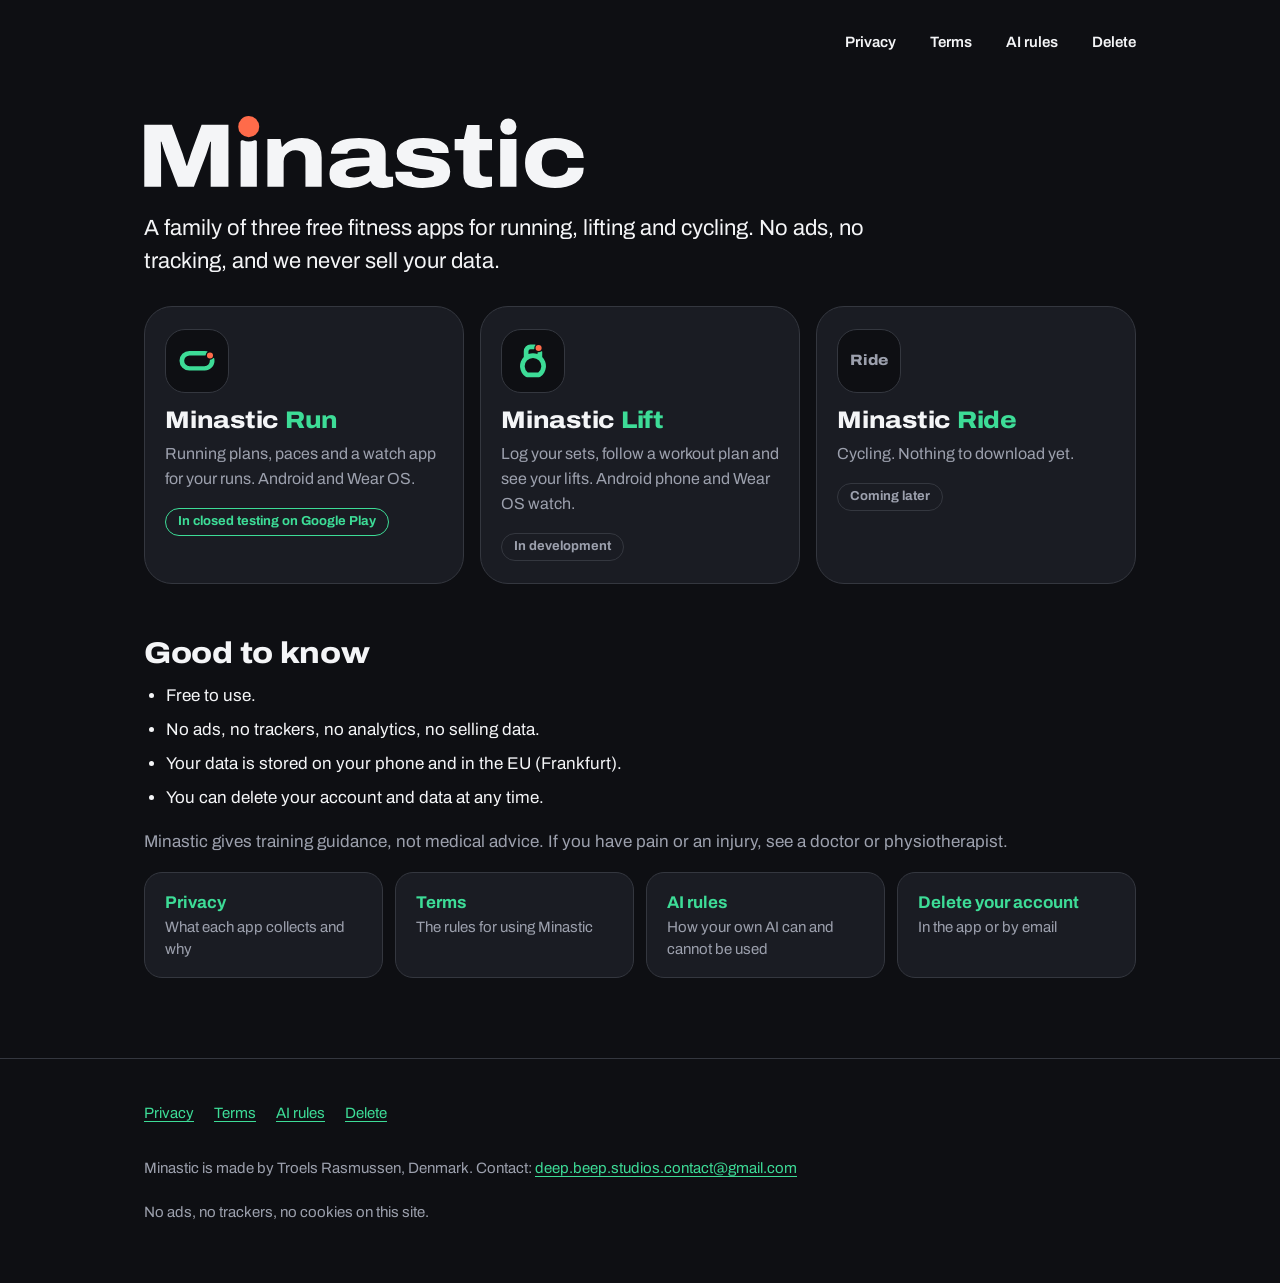
<file: index.html>
<!doctype html>
<html lang="en">
<head>
<meta charset="utf-8">
<meta name="viewport" content="width=device-width, initial-scale=1">
<title>Minastic</title>
<meta name="description" content="Minastic is a family of three free fitness apps: Run, Lift and Ride. No ads, no tracking.">
<meta name="theme-color" content="#0E0F13">
<link rel="canonical" href="https://trools.github.io/minastic-site/">
<link rel="icon" type="image/svg+xml" href="assets/logo/favicon.svg">
<link rel="stylesheet" href="assets/fonts/archivo.css">
<link rel="stylesheet" href="assets/style.css">
</head>
<body>
<a class="skip" href="#main">Skip to content</a>
<header class="site-header">
<div class="wrap wide">
<span></span>
<nav aria-label="Main"><ul class="nav"><li><a href="privacy/">Privacy</a></li><li><a href="terms/">Terms</a></li><li><a href="ai/">AI rules</a></li><li><a href="delete/">Delete</a></li></ul></nav>
</div>
</header>
<main id="main">

<div class="wrap wide">
<section class="hero">
<h1><img class="mark" src="assets/logo/wordmark.svg" alt="Minastic" width="713" height="116"></h1>
<p class="lede">A family of three free fitness apps for running, lifting and cycling. No ads, no tracking, and we never sell your data.</p>

<ul class="apps">
<li class="app">
<div class="icon"><img src="assets/logo/run-symbol.svg" alt="" width="40" height="40"></div>
<h2>Minastic <span>Run</span></h2>
<p>Running plans, paces and a watch app for your runs. Android and Wear OS.</p>
<span class="pill live">In closed testing on Google Play</span>
</li>
<li class="app">
<div class="icon"><img src="assets/logo/lift-symbol.svg" alt="" width="40" height="40"></div>
<h2>Minastic <span>Lift</span></h2>
<p>Log your sets, follow a workout plan and see your lifts. Android phone and Wear OS watch.</p>
<span class="pill">In development</span>
</li>
<li class="app">
<div class="icon text" aria-hidden="true">Ride</div>
<h2>Minastic <span>Ride</span></h2>
<p>Cycling. Nothing to download yet.</p>
<span class="pill">Coming later</span>
</li>
</ul>

<h2>Good to know</h2>
<ul>
<li>Free to use.</li>
<li>No ads, no trackers, no analytics, no selling data.</li>
<li>Your data is stored on your phone and in the EU (Frankfurt).</li>
<li>You can delete your account and data at any time.</li>
</ul>
<p class="muted">Minastic gives training guidance, not medical advice. If you have pain or an injury, see a doctor or physiotherapist.</p>

<ul class="linkgrid">
<li><a href="privacy/"><strong>Privacy</strong><span>What each app collects and why</span></a></li>
<li><a href="terms/"><strong>Terms</strong><span>The rules for using Minastic</span></a></li>
<li><a href="ai/"><strong>AI rules</strong><span>How your own AI can and cannot be used</span></a></li>
<li><a href="delete/"><strong>Delete your account</strong><span>In the app or by email</span></a></li>
</ul>
</section>
</div>

</main>
<footer class="site-footer">
<div class="wrap wide">
<ul><li><a href="privacy/">Privacy</a></li><li><a href="terms/">Terms</a></li><li><a href="ai/">AI rules</a></li><li><a href="delete/">Delete</a></li></ul>
<p>Minastic is made by Troels Rasmussen, Denmark. Contact: <a href="mailto:deep.beep.studios.contact@gmail.com">deep.beep.studios.contact@gmail.com</a></p>
<p>No ads, no trackers, no cookies on this site.</p>
</div>
</footer>
</body>
</html>
</file>
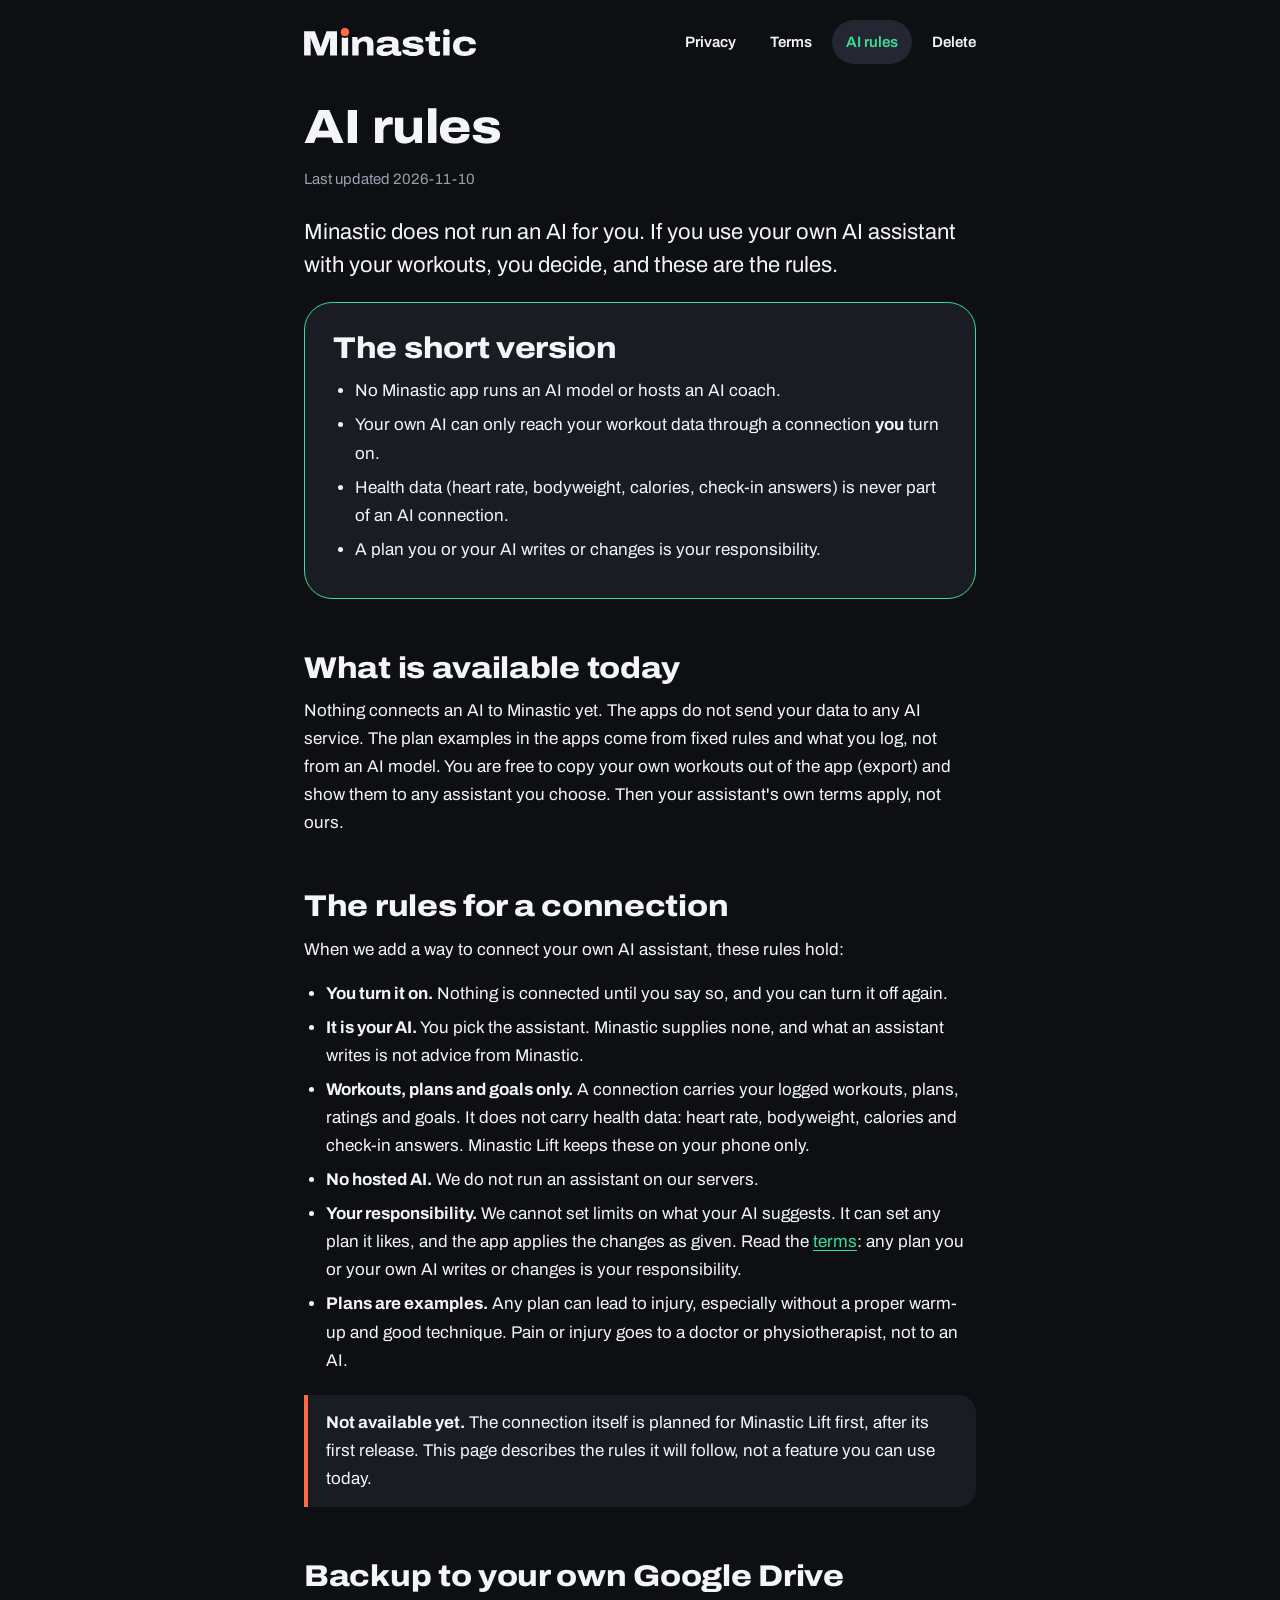
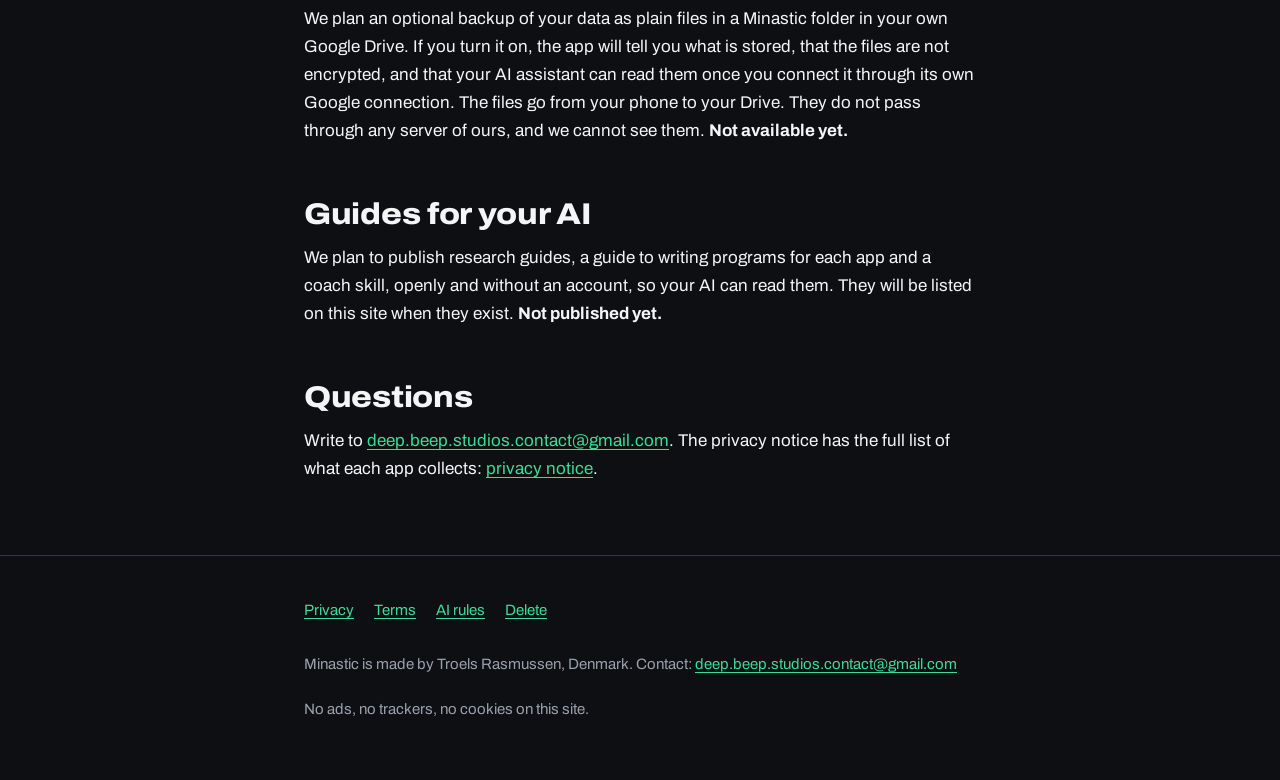
<file: ai/index.html>
<!doctype html>
<html lang="en">
<head>
<meta charset="utf-8">
<meta name="viewport" content="width=device-width, initial-scale=1">
<title>AI rules | Minastic</title>
<meta name="description" content="How your own AI assistant can and cannot be used with Minastic: only through connections you turn on, and health data stays on your phone.">
<meta name="theme-color" content="#0E0F13">
<link rel="canonical" href="https://trools.github.io/minastic-site/ai/">
<link rel="icon" type="image/svg+xml" href="../assets/logo/favicon.svg">
<link rel="stylesheet" href="../assets/fonts/archivo.css">
<link rel="stylesheet" href="../assets/style.css">
</head>
<body>
<a class="skip" href="#main">Skip to content</a>
<header class="site-header">
<div class="wrap">
<a class="brand" href=".././" aria-label="Minastic, home"><img src="../assets/logo/wordmark.svg" alt="Minastic" width="172" height="28"></a>
<nav aria-label="Main"><ul class="nav"><li><a href="../privacy/">Privacy</a></li><li><a href="../terms/">Terms</a></li><li><a href="../ai/" aria-current="page">AI rules</a></li><li><a href="../delete/">Delete</a></li></ul></nav>
</div>
</header>
<main id="main">

<div class="wrap">
<h1>AI rules</h1>
<p class="meta"><span>Last updated 2026-11-10</span></p>
<p class="lede">Minastic does not run an AI for you. If you use your own AI assistant with your workouts, you decide, and these are the rules.</p>

<div class="card accent">
<h2>The short version</h2>
<ul>
<li>No Minastic app runs an AI model or hosts an AI coach.</li>
<li>Your own AI can only reach your workout data through a connection <strong>you</strong> turn on.</li>
<li>Health data (heart rate, bodyweight, calories, check-in answers) is never part of an AI connection.</li>
<li>A plan you or your AI writes or changes is your responsibility.</li>
</ul>
</div>

<h2>What is available today</h2>
<p>Nothing connects an AI to Minastic yet. The apps do not send your data to any AI service. The plan examples in the apps come from fixed rules and what you log, not from an AI model. You are free to copy your own workouts out of the app (export) and show them to any assistant you choose. Then your assistant's own terms apply, not ours.</p>

<h2>The rules for a connection</h2>
<p>When we add a way to connect your own AI assistant, these rules hold:</p>
<ul>
<li><strong>You turn it on.</strong> Nothing is connected until you say so, and you can turn it off again.</li>
<li><strong>It is your AI.</strong> You pick the assistant. Minastic supplies none, and what an assistant writes is not advice from Minastic.</li>
<li><strong>Workouts, plans and goals only.</strong> A connection carries your logged workouts, plans, ratings and goals. It does not carry health data: heart rate, bodyweight, calories and check-in answers. Minastic Lift keeps these on your phone only.</li>
<li><strong>No hosted AI.</strong> We do not run an assistant on our servers.</li>
<li><strong>Your responsibility.</strong> We cannot set limits on what your AI suggests. It can set any plan it likes, and the app applies the changes as given. Read the <a href="../terms/">terms</a>: any plan you or your own AI writes or changes is your responsibility.</li>
<li><strong>Plans are examples.</strong> Any plan can lead to injury, especially without a proper warm-up and good technique. Pain or injury goes to a doctor or physiotherapist, not to an AI.</li>
</ul>
<div class="note">
<p><strong>Not available yet.</strong> The connection itself is planned for Minastic Lift first, after its first release. This page describes the rules it will follow, not a feature you can use today.</p>
</div>

<h2>Backup to your own Google Drive</h2>
<p>We plan an optional backup of your data as plain files in a Minastic folder in your own Google Drive. If you turn it on, the app will tell you what is stored, that the files are not encrypted, and that your AI assistant can read them once you connect it through its own Google connection. The files go from your phone to your Drive. They do not pass through any server of ours, and we cannot see them. <strong>Not available yet.</strong></p>

<h2>Guides for your AI</h2>
<p>We plan to publish research guides, a guide to writing programs for each app and a coach skill, openly and without an account, so your AI can read them. They will be listed on this site when they exist. <strong>Not published yet.</strong></p>

<h2>Questions</h2>
<p>Write to <a href="mailto:deep.beep.studios.contact@gmail.com">deep.beep.studios.contact@gmail.com</a>. The privacy notice has the full list of what each app collects: <a href="../privacy/">privacy notice</a>.</p>
</div>

</main>
<footer class="site-footer">
<div class="wrap">
<ul><li><a href="../privacy/">Privacy</a></li><li><a href="../terms/">Terms</a></li><li><a href="../ai/" aria-current="page">AI rules</a></li><li><a href="../delete/">Delete</a></li></ul>
<p>Minastic is made by Troels Rasmussen, Denmark. Contact: <a href="mailto:deep.beep.studios.contact@gmail.com">deep.beep.studios.contact@gmail.com</a></p>
<p>No ads, no trackers, no cookies on this site.</p>
</div>
</footer>
</body>
</html>
</file>
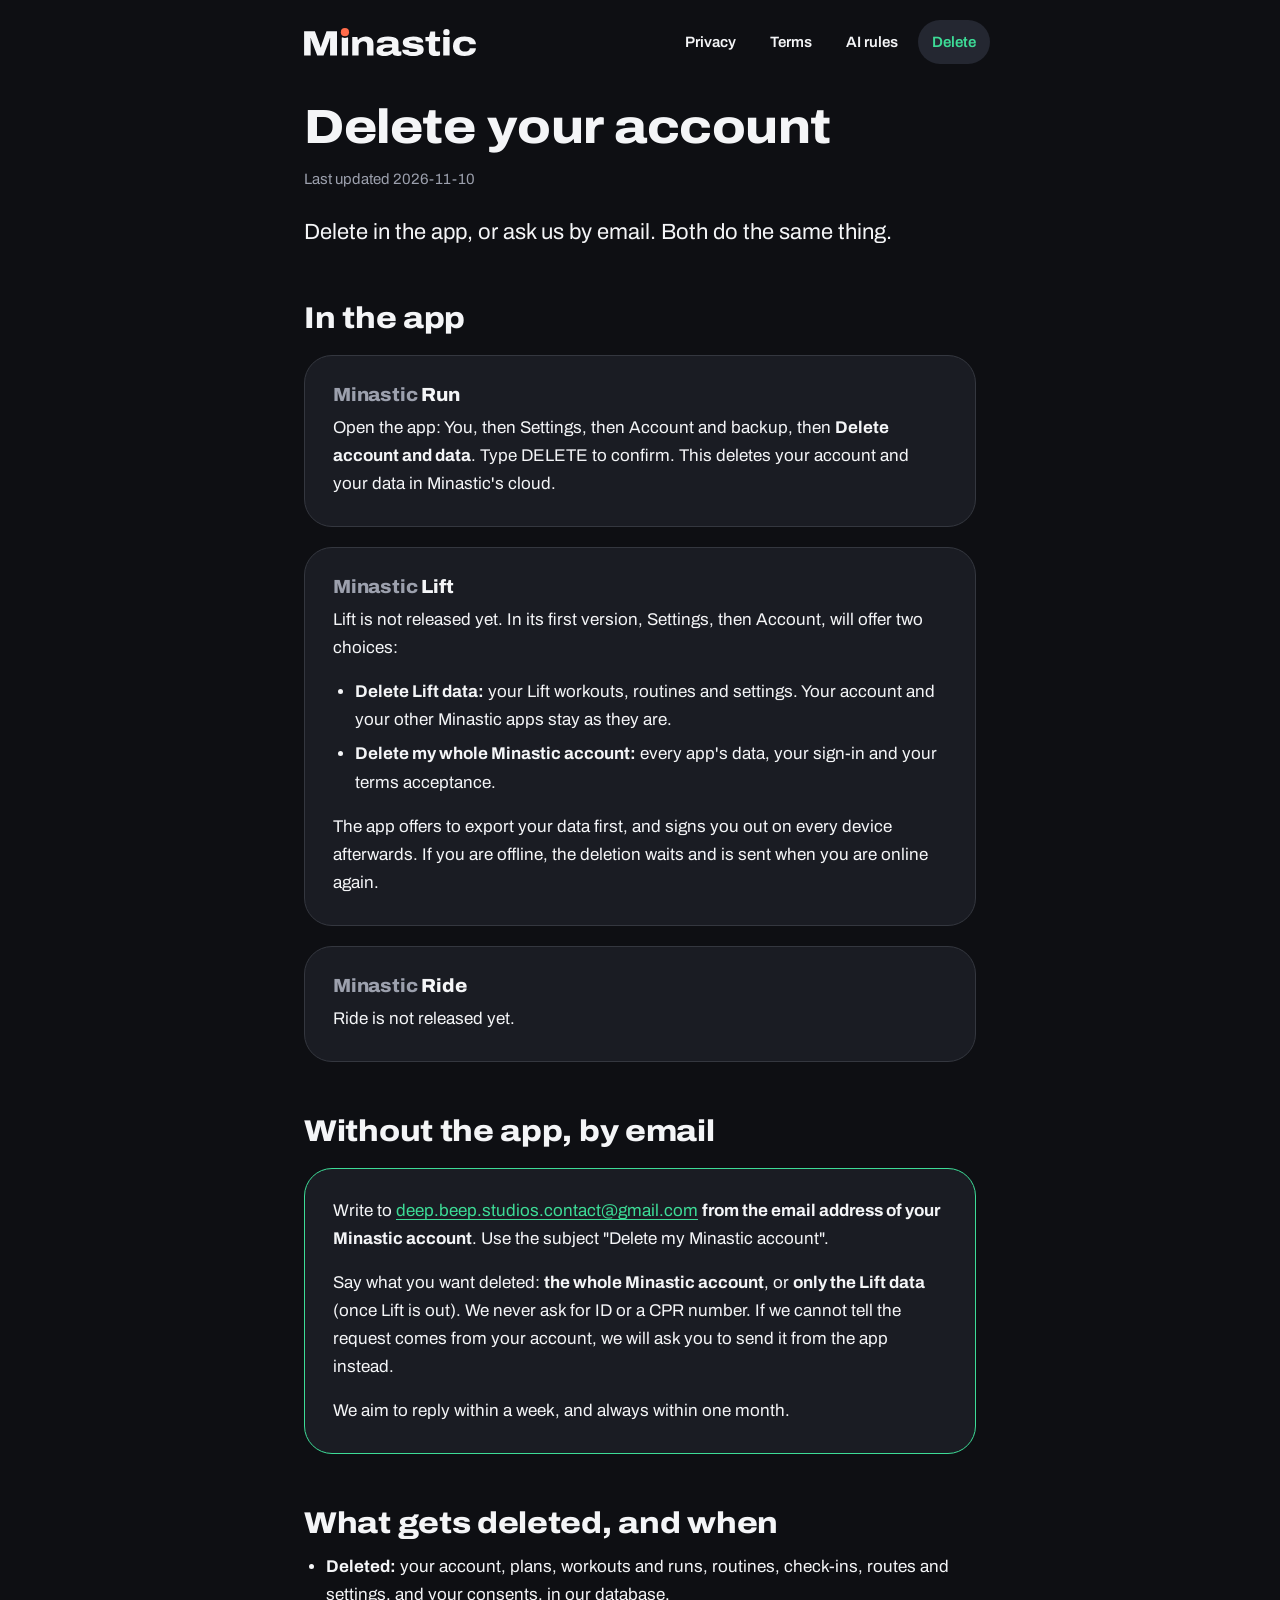
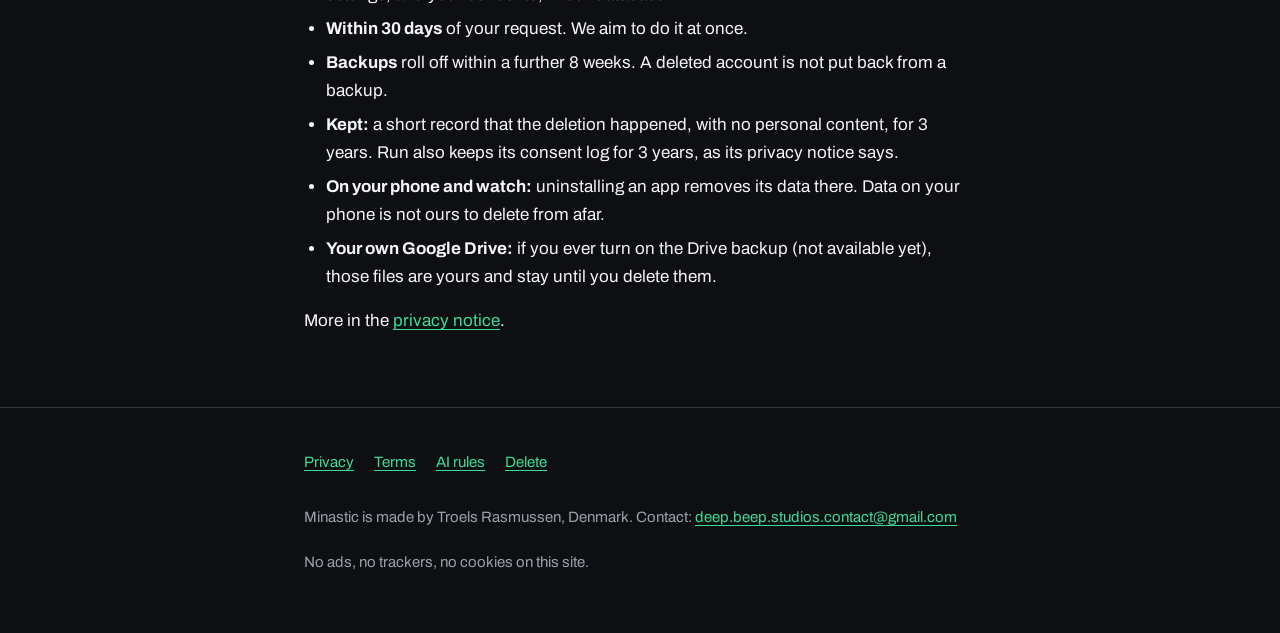
<file: delete/index.html>
<!doctype html>
<html lang="en">
<head>
<meta charset="utf-8">
<meta name="viewport" content="width=device-width, initial-scale=1">
<title>Delete your account | Minastic</title>
<meta name="description" content="How to delete your Minastic account and data, in the app or by email, and what happens to your data.">
<meta name="theme-color" content="#0E0F13">
<link rel="canonical" href="https://trools.github.io/minastic-site/delete/">
<link rel="icon" type="image/svg+xml" href="../assets/logo/favicon.svg">
<link rel="stylesheet" href="../assets/fonts/archivo.css">
<link rel="stylesheet" href="../assets/style.css">
</head>
<body>
<a class="skip" href="#main">Skip to content</a>
<header class="site-header">
<div class="wrap">
<a class="brand" href=".././" aria-label="Minastic, home"><img src="../assets/logo/wordmark.svg" alt="Minastic" width="172" height="28"></a>
<nav aria-label="Main"><ul class="nav"><li><a href="../privacy/">Privacy</a></li><li><a href="../terms/">Terms</a></li><li><a href="../ai/">AI rules</a></li><li><a href="../delete/" aria-current="page">Delete</a></li></ul></nav>
</div>
</header>
<main id="main">

<div class="wrap">
<h1>Delete your account</h1>
<p class="meta"><span>Last updated 2026-11-10</span></p>
<p class="lede">Delete in the app, or ask us by email. Both do the same thing.</p>

<h2>In the app</h2>
<div class="card">
<h3><span class="muted">Minastic</span> Run</h3>
<p>Open the app: You, then Settings, then Account and backup, then <strong>Delete account and data</strong>. Type DELETE to confirm. This deletes your account and your data in Minastic's cloud.</p>
</div>
<div class="card">
<h3><span class="muted">Minastic</span> Lift</h3>
<p>Lift is not released yet. In its first version, Settings, then Account, will offer two choices:</p>
<ul>
<li><strong>Delete Lift data:</strong> your Lift workouts, routines and settings. Your account and your other Minastic apps stay as they are.</li>
<li><strong>Delete my whole Minastic account:</strong> every app's data, your sign-in and your terms acceptance.</li>
</ul>
<p>The app offers to export your data first, and signs you out on every device afterwards. If you are offline, the deletion waits and is sent when you are online again.</p>
</div>
<div class="card">
<h3><span class="muted">Minastic</span> Ride</h3>
<p>Ride is not released yet.</p>
</div>

<h2>Without the app, by email</h2>
<div class="card accent">
<p>Write to <a href="mailto:deep.beep.studios.contact@gmail.com?subject=Delete%20my%20Minastic%20account">deep.beep.studios.contact@gmail.com</a> <strong>from the email address of your Minastic account</strong>. Use the subject "Delete my Minastic account".</p>
<p>Say what you want deleted: <strong>the whole Minastic account</strong>, or <strong>only the Lift data</strong> (once Lift is out). We never ask for ID or a CPR number. If we cannot tell the request comes from your account, we will ask you to send it from the app instead.</p>
<p>We aim to reply within a week, and always within one month.</p>
</div>

<h2>What gets deleted, and when</h2>
<ul>
<li><strong>Deleted:</strong> your account, plans, workouts and runs, routines, check-ins, routes and settings, and your consents, in our database.</li>
<li><strong>Within 30 days</strong> of your request. We aim to do it at once.</li>
<li><strong>Backups</strong> roll off within a further 8 weeks. A deleted account is not put back from a backup.</li>
<li><strong>Kept:</strong> a short record that the deletion happened, with no personal content, for 3 years. Run also keeps its consent log for 3 years, as its privacy notice says.</li>
<li><strong>On your phone and watch:</strong> uninstalling an app removes its data there. Data on your phone is not ours to delete from afar.</li>
<li><strong>Your own Google Drive:</strong> if you ever turn on the Drive backup (not available yet), those files are yours and stay until you delete them.</li>
</ul>
<p>More in the <a href="../privacy/">privacy notice</a>.</p>
</div>

</main>
<footer class="site-footer">
<div class="wrap">
<ul><li><a href="../privacy/">Privacy</a></li><li><a href="../terms/">Terms</a></li><li><a href="../ai/">AI rules</a></li><li><a href="../delete/" aria-current="page">Delete</a></li></ul>
<p>Minastic is made by Troels Rasmussen, Denmark. Contact: <a href="mailto:deep.beep.studios.contact@gmail.com">deep.beep.studios.contact@gmail.com</a></p>
<p>No ads, no trackers, no cookies on this site.</p>
</div>
</footer>
</body>
</html>
</file>
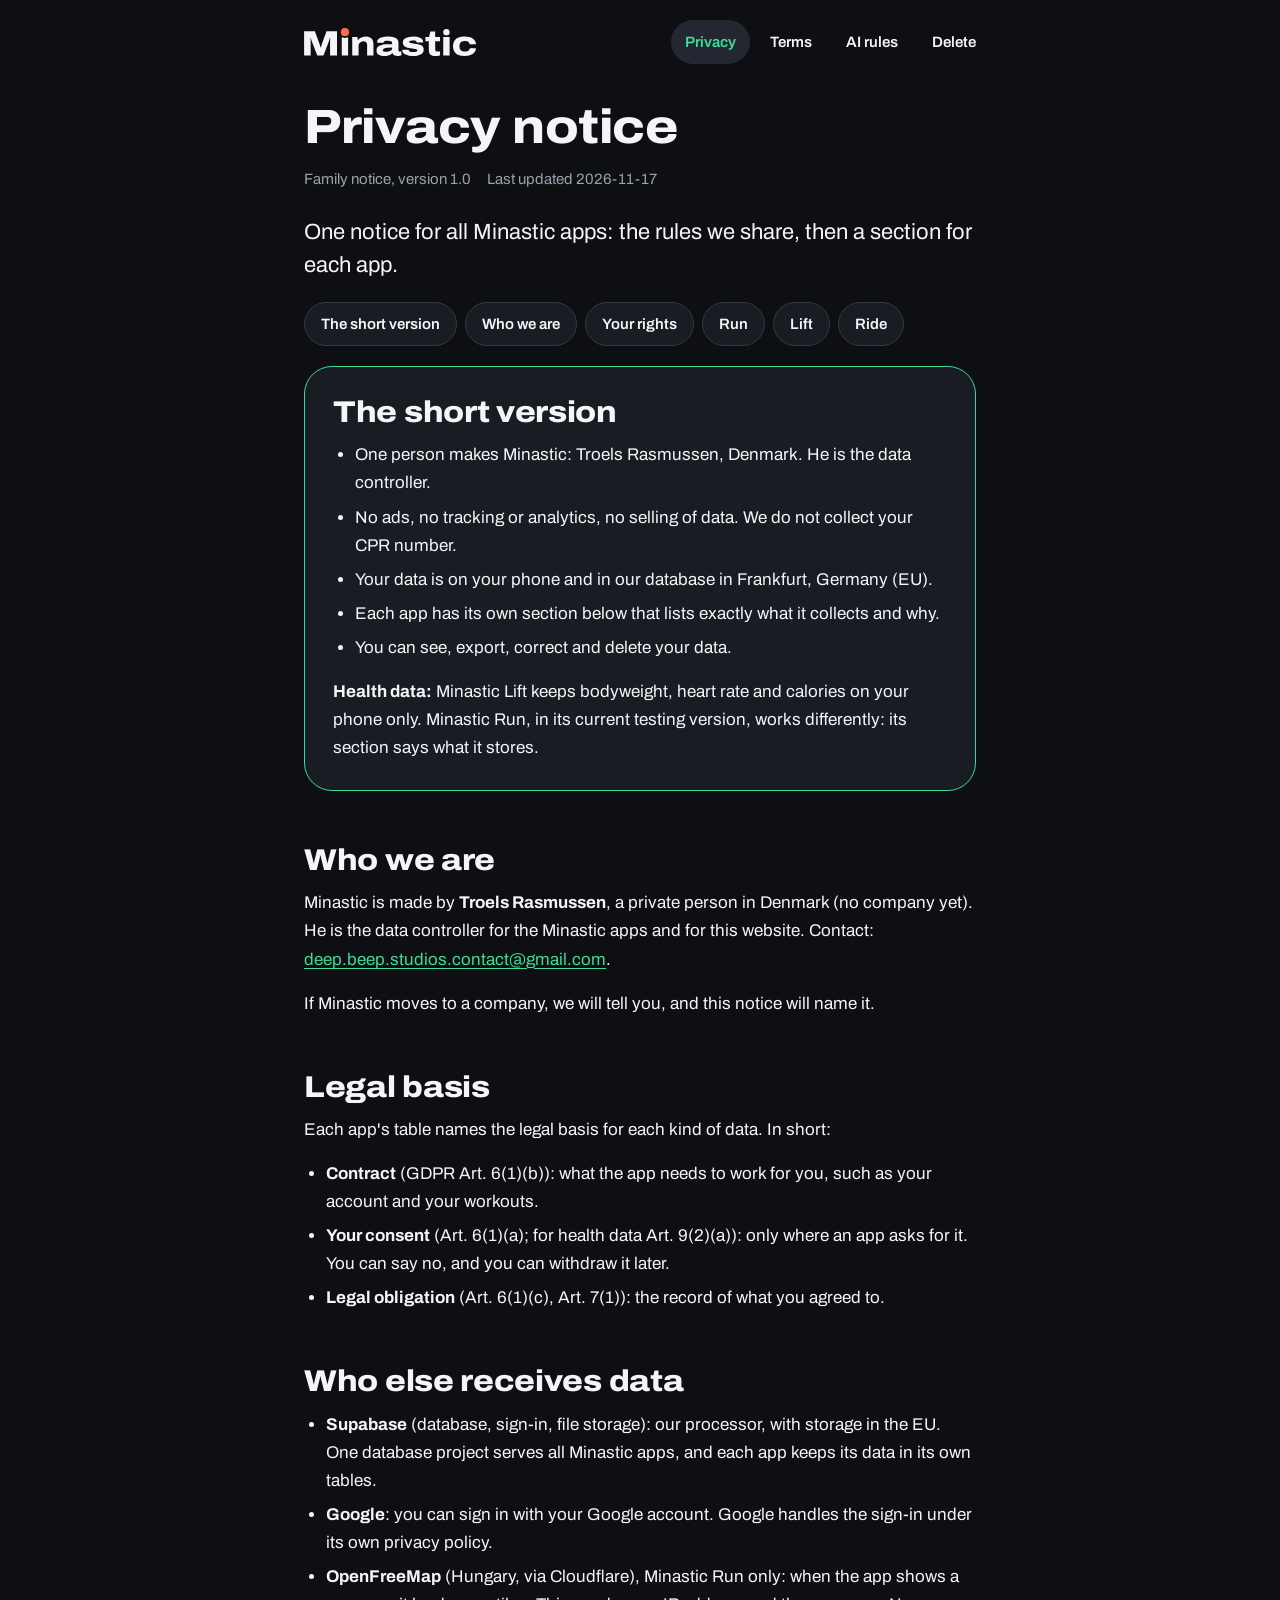
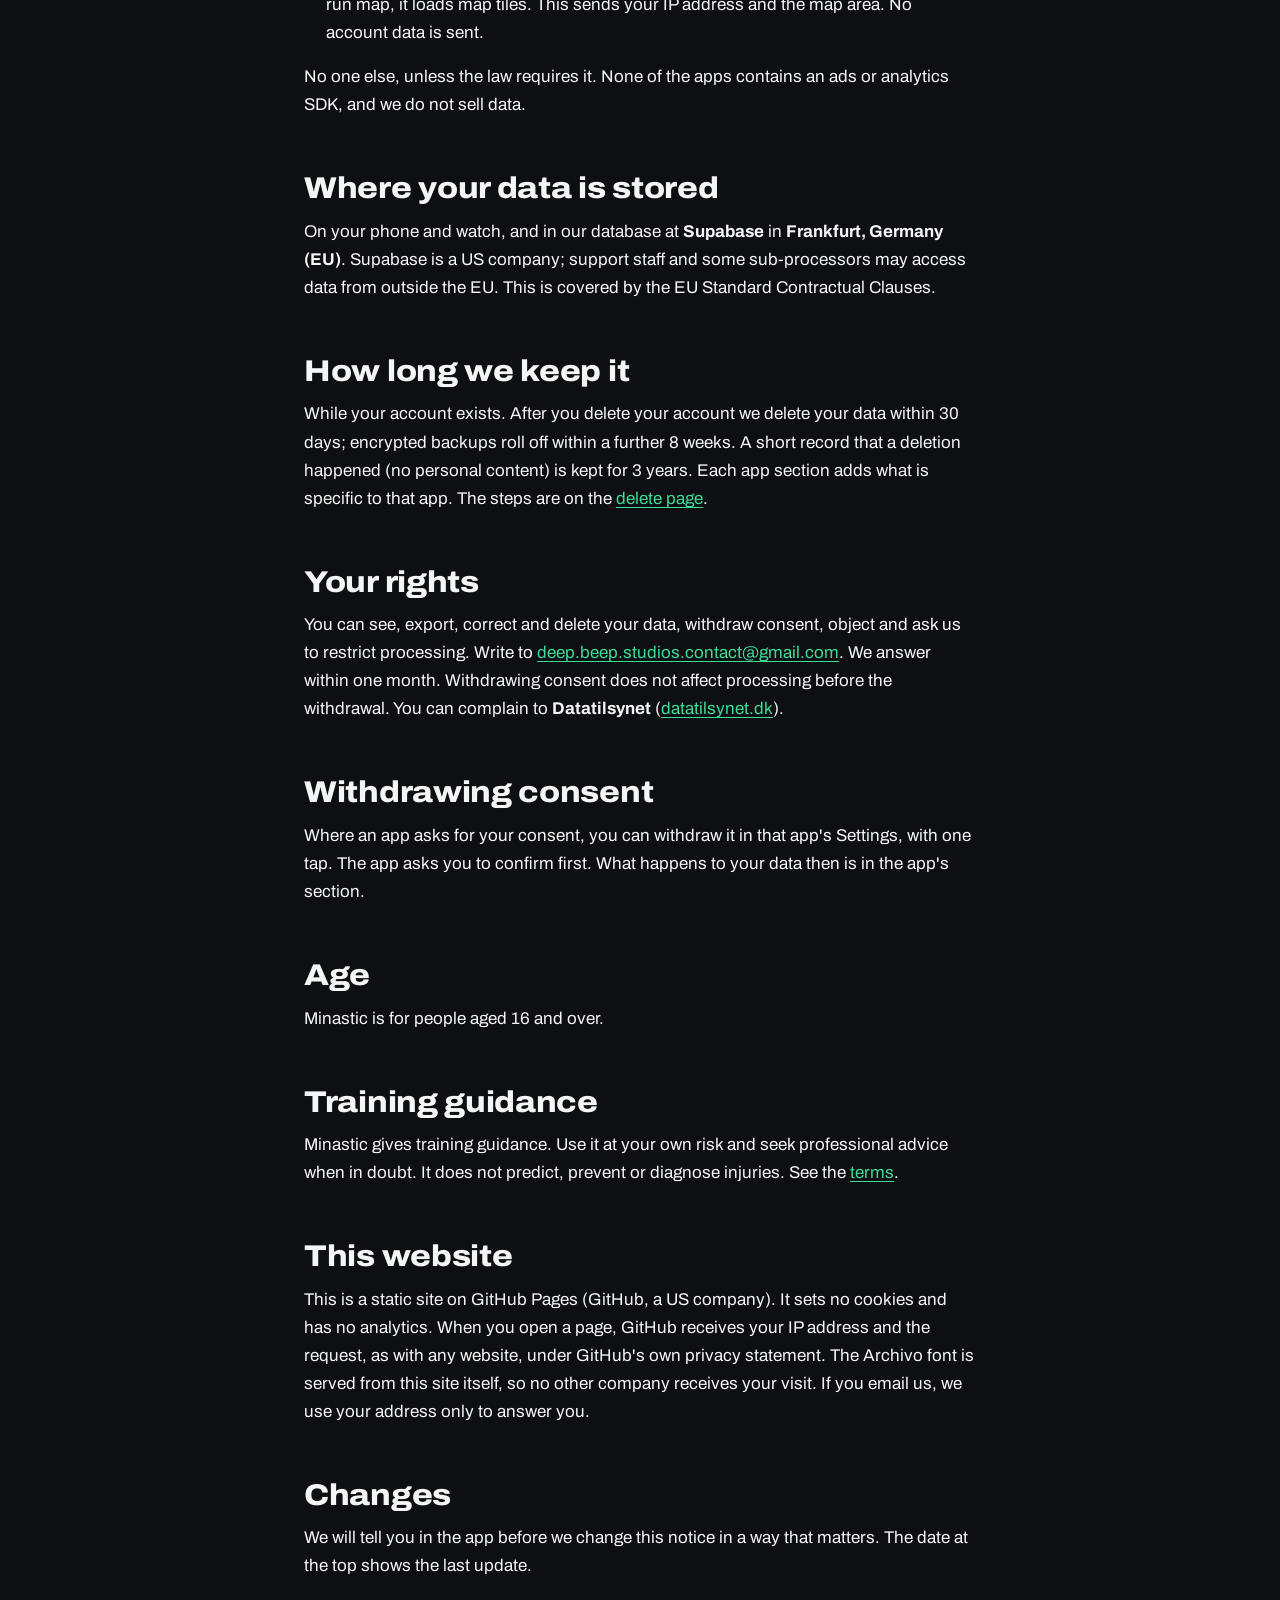
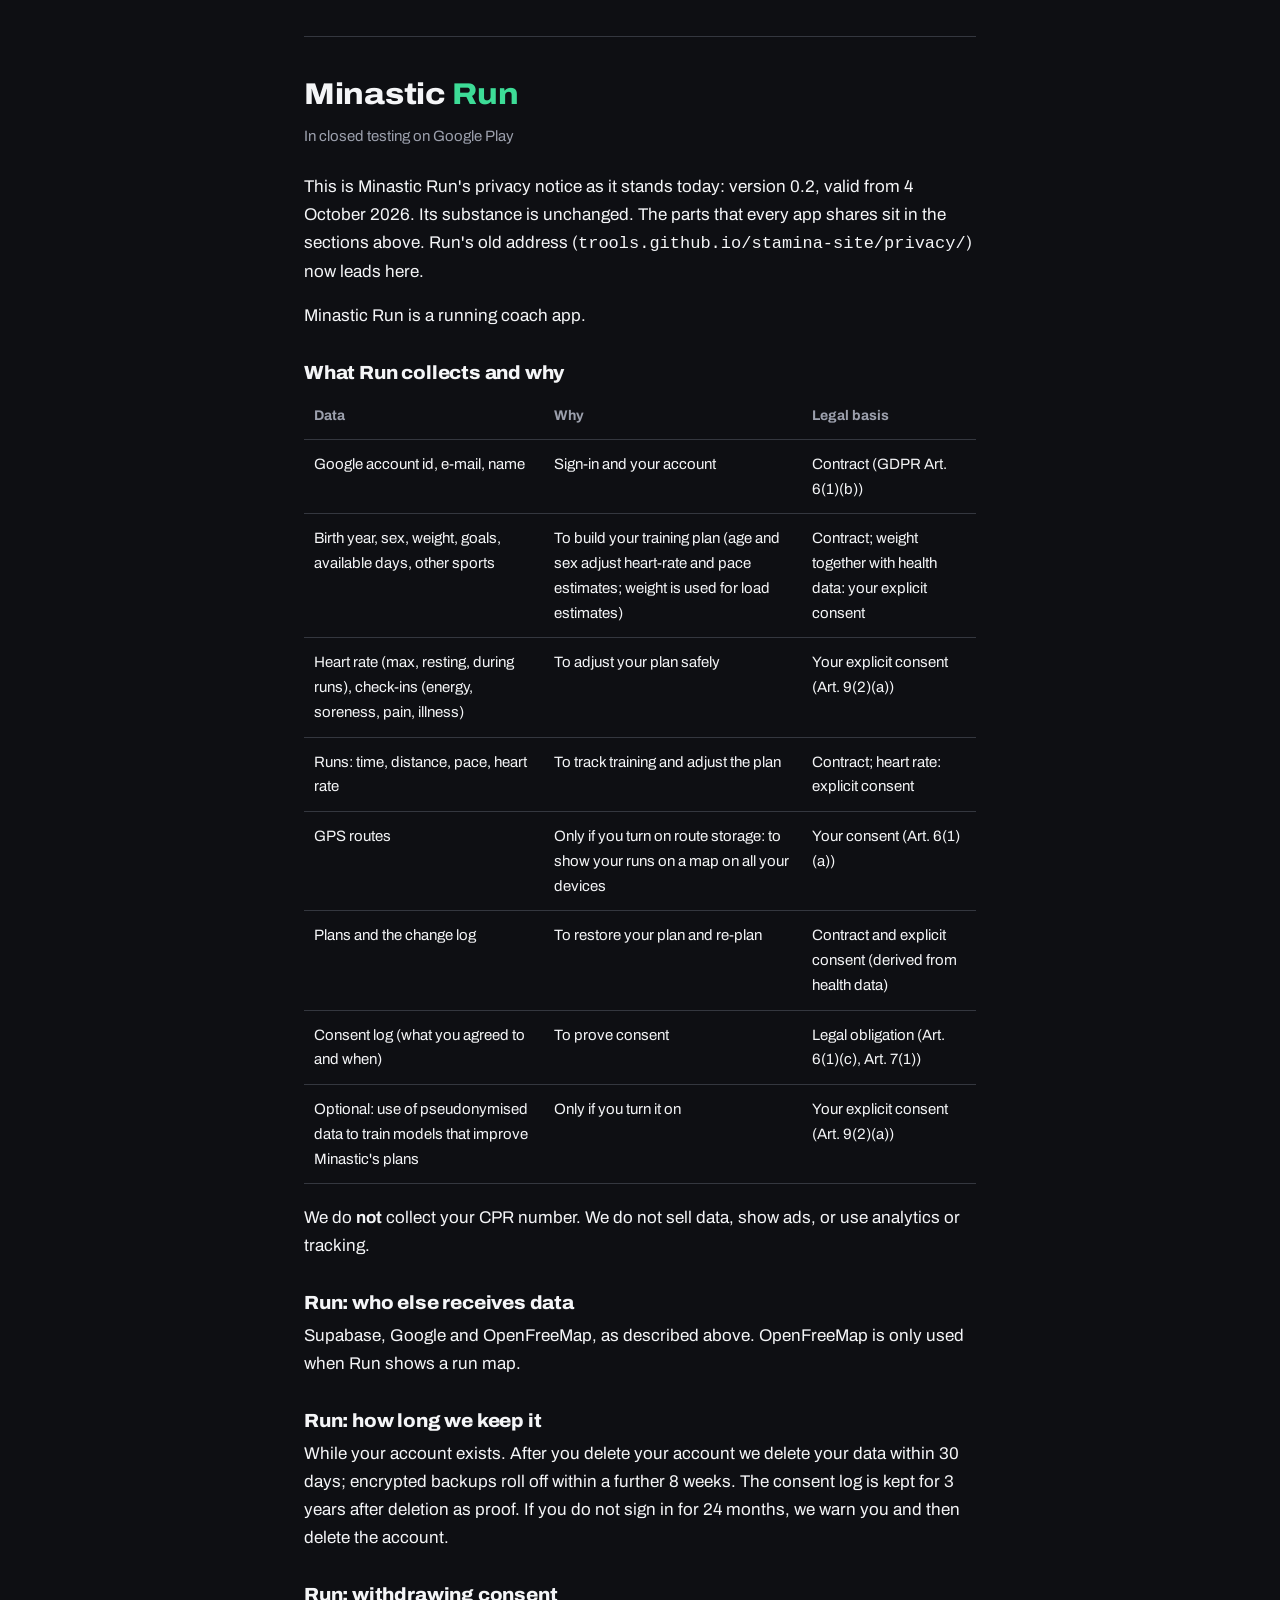
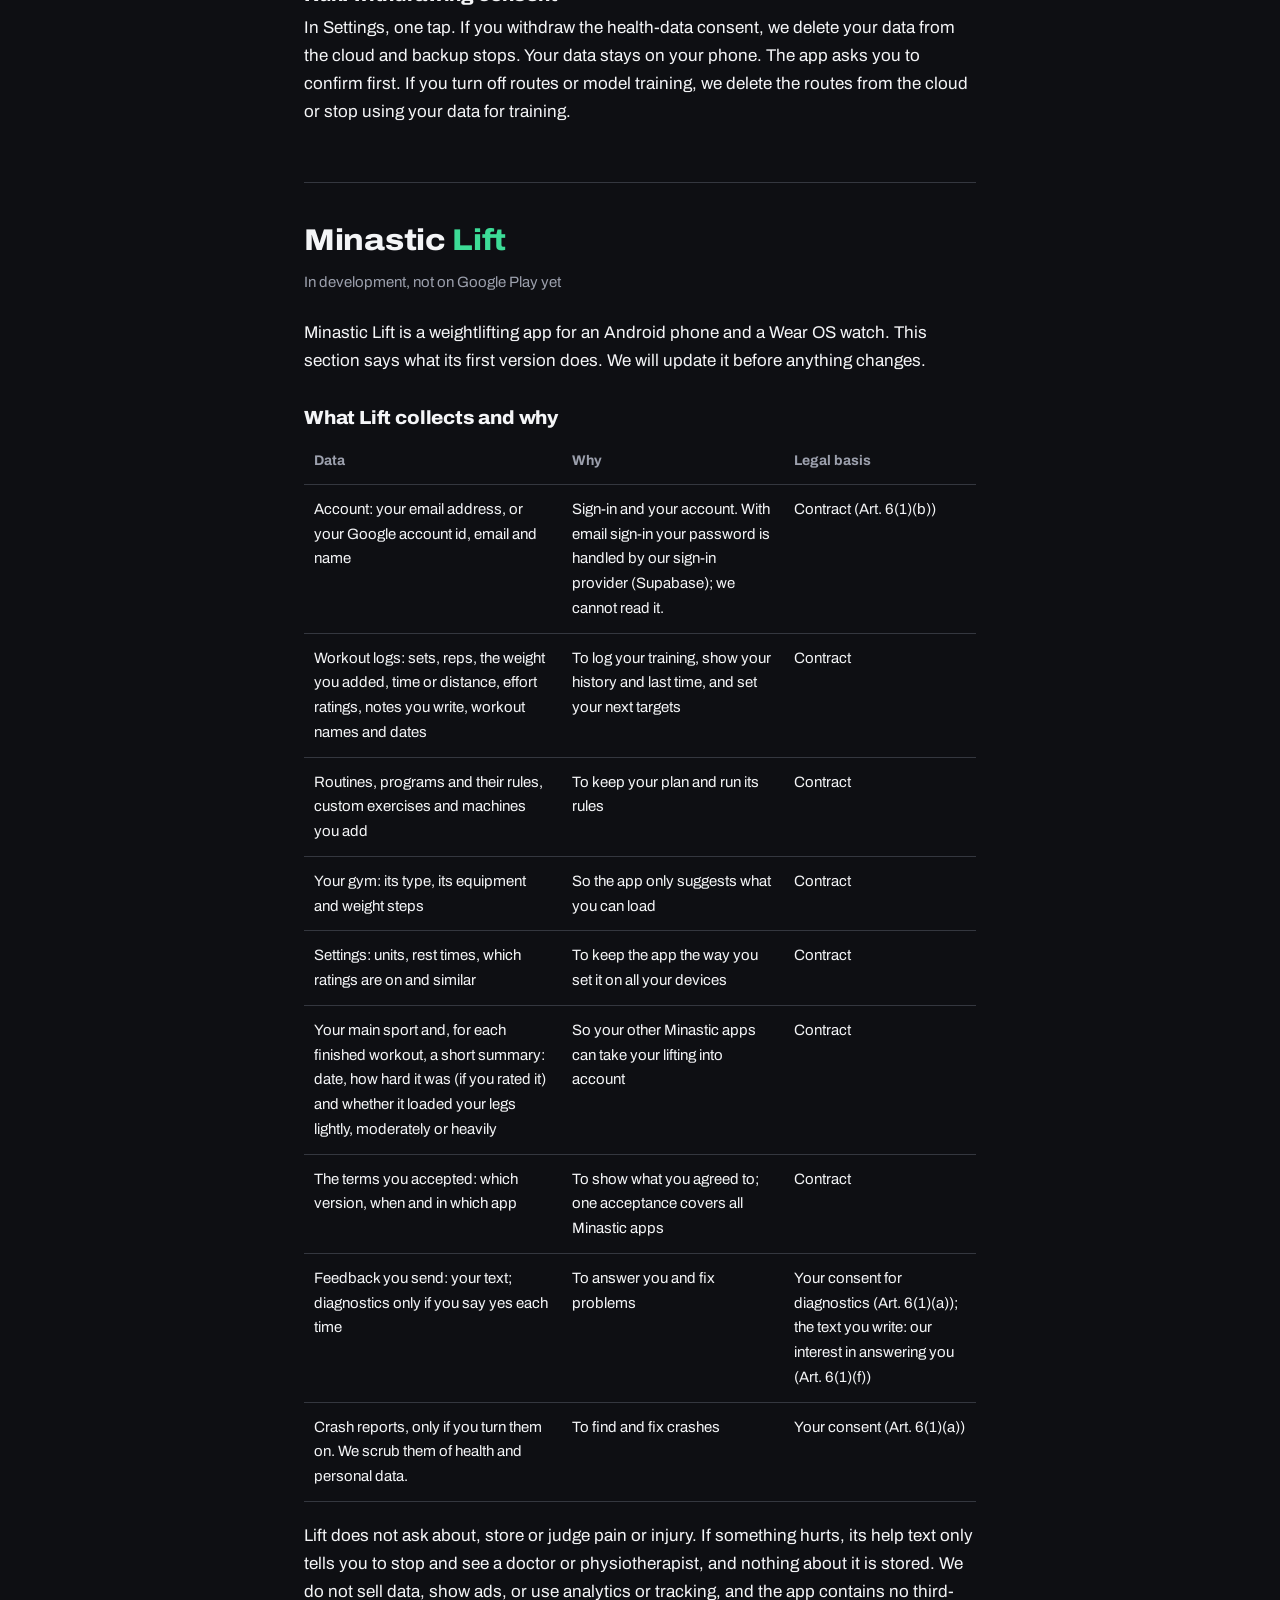
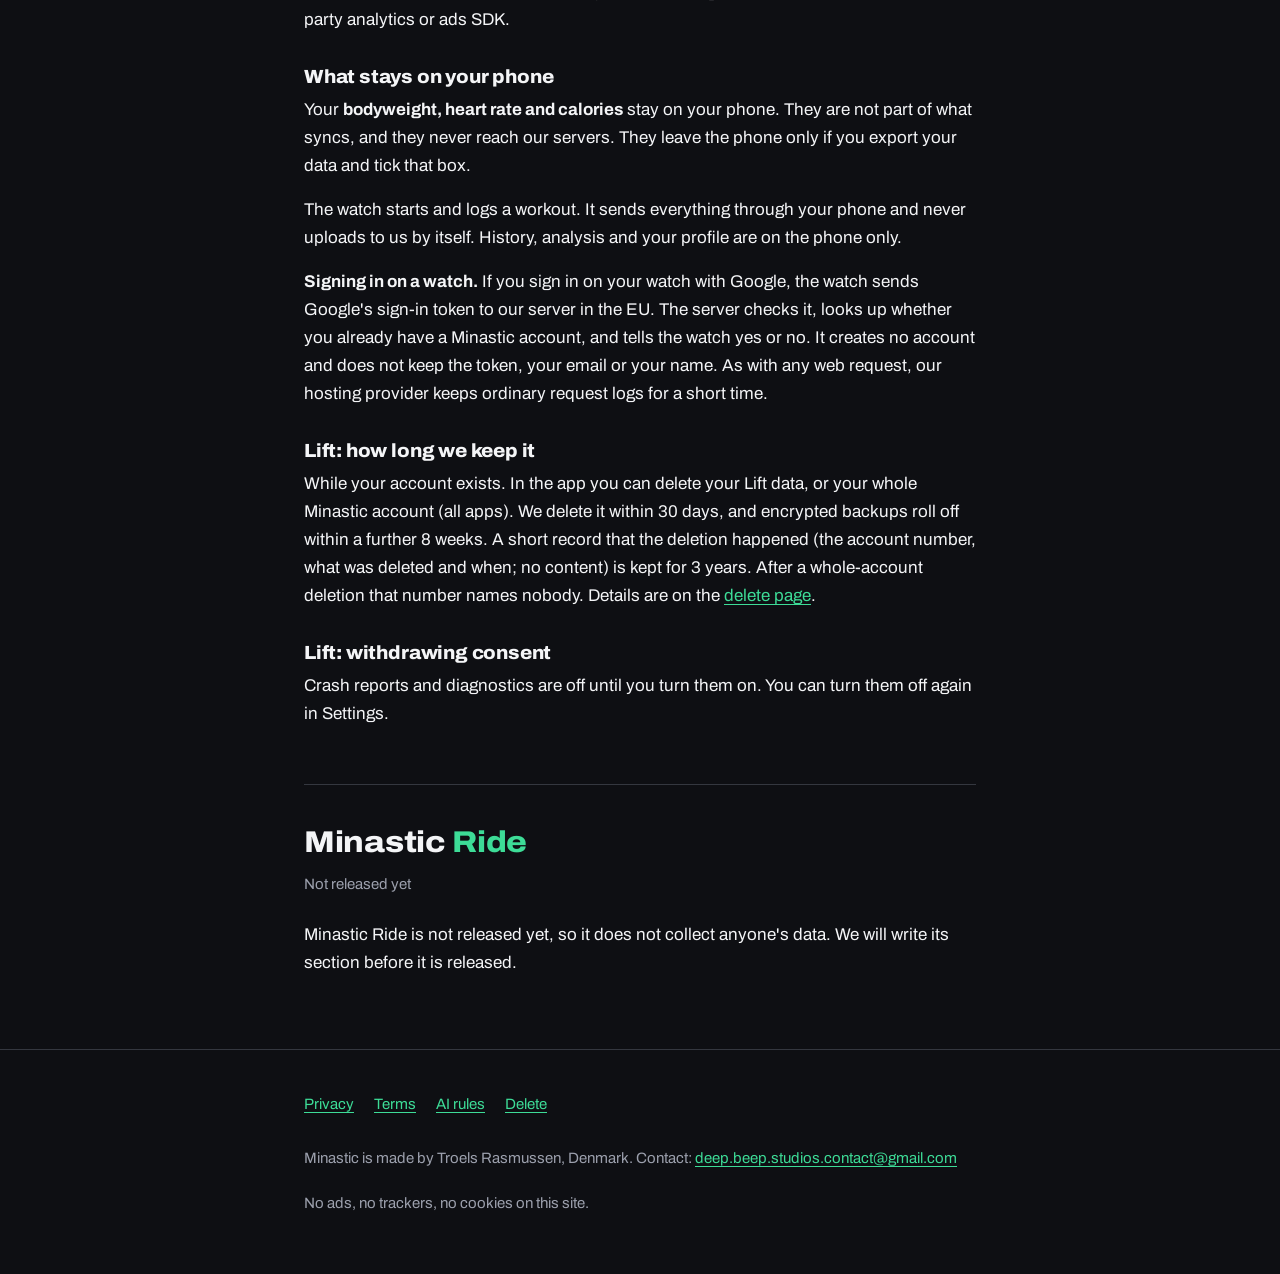
<file: privacy/index.html>
<!doctype html>
<html lang="en">
<head>
<meta charset="utf-8">
<meta name="viewport" content="width=device-width, initial-scale=1">
<title>Privacy notice | Minastic</title>
<meta name="description" content="One privacy notice for the Minastic apps: what Run and Lift collect, why, where it is stored and how to delete it.">
<meta name="theme-color" content="#0E0F13">
<link rel="canonical" href="https://trools.github.io/minastic-site/privacy/">
<link rel="icon" type="image/svg+xml" href="../assets/logo/favicon.svg">
<link rel="stylesheet" href="../assets/fonts/archivo.css">
<link rel="stylesheet" href="../assets/style.css">
</head>
<body>
<a class="skip" href="#main">Skip to content</a>
<header class="site-header">
<div class="wrap">
<a class="brand" href=".././" aria-label="Minastic, home"><img src="../assets/logo/wordmark.svg" alt="Minastic" width="172" height="28"></a>
<nav aria-label="Main"><ul class="nav"><li><a href="../privacy/" aria-current="page">Privacy</a></li><li><a href="../terms/">Terms</a></li><li><a href="../ai/">AI rules</a></li><li><a href="../delete/">Delete</a></li></ul></nav>
</div>
</header>
<main id="main">

<div class="wrap">
<h1>Privacy notice</h1>
<p class="meta"><span>Family notice, version 1.0</span><span>Last updated 2026-11-17</span></p>
<p class="lede">One notice for all Minastic apps: the rules we share, then a section for each app.</p>

<ul class="toc" aria-label="On this page">
<li><a href="#short">The short version</a></li>
<li><a href="#who">Who we are</a></li>
<li><a href="#rights">Your rights</a></li>
<li><a href="#run">Run</a></li>
<li><a href="#lift">Lift</a></li>
<li><a href="#ride">Ride</a></li>
</ul>

<div class="card accent" id="short">
<h2>The short version</h2>
<ul>
<li>One person makes Minastic: Troels Rasmussen, Denmark. He is the data controller.</li>
<li>No ads, no tracking or analytics, no selling of data. We do not collect your CPR number.</li>
<li>Your data is on your phone and in our database in Frankfurt, Germany (EU).</li>
<li>Each app has its own section below that lists exactly what it collects and why.</li>
<li>You can see, export, correct and delete your data.</li>
</ul>
<p><strong>Health data:</strong> Minastic Lift keeps bodyweight, heart rate and calories on your phone only. Minastic Run, in its current testing version, works differently: its section says what it stores.</p>
</div>

<h2 id="who">Who we are</h2>
<p>Minastic is made by <strong>Troels Rasmussen</strong>, a private person in Denmark (no company yet). He is the data controller for the Minastic apps and for this website. Contact: <a href="mailto:deep.beep.studios.contact@gmail.com">deep.beep.studios.contact@gmail.com</a>.</p>
<p>If Minastic moves to a company, we will tell you, and this notice will name it.</p>

<h2 id="basis">Legal basis</h2>
<p>Each app's table names the legal basis for each kind of data. In short:</p>
<ul>
<li><strong>Contract</strong> (GDPR Art. 6(1)(b)): what the app needs to work for you, such as your account and your workouts.</li>
<li><strong>Your consent</strong> (Art. 6(1)(a); for health data Art. 9(2)(a)): only where an app asks for it. You can say no, and you can withdraw it later.</li>
<li><strong>Legal obligation</strong> (Art. 6(1)(c), Art. 7(1)): the record of what you agreed to.</li>
</ul>

<h2 id="sharing">Who else receives data</h2>
<ul>
<li><strong>Supabase</strong> (database, sign-in, file storage): our processor, with storage in the EU. One database project serves all Minastic apps, and each app keeps its data in its own tables.</li>
<li><strong>Google</strong>: you can sign in with your Google account. Google handles the sign-in under its own privacy policy.</li>
<li><strong>OpenFreeMap</strong> (Hungary, via Cloudflare), Minastic Run only: when the app shows a run map, it loads map tiles. This sends your IP address and the map area. No account data is sent.</li>
</ul>
<p>No one else, unless the law requires it. None of the apps contains an ads or analytics SDK, and we do not sell data.</p>

<h2 id="storage">Where your data is stored</h2>
<p>On your phone and watch, and in our database at <strong>Supabase</strong> in <strong>Frankfurt, Germany (EU)</strong>. Supabase is a US company; support staff and some sub-processors may access data from outside the EU. This is covered by the EU Standard Contractual Clauses.</p>

<h2 id="keep">How long we keep it</h2>
<p>While your account exists. After you delete your account we delete your data within 30 days; encrypted backups roll off within a further 8 weeks. A short record that a deletion happened (no personal content) is kept for 3 years. Each app section adds what is specific to that app. The steps are on the <a href="../delete/">delete page</a>.</p>

<h2 id="rights">Your rights</h2>
<p>You can see, export, correct and delete your data, withdraw consent, object and ask us to restrict processing. Write to <a href="mailto:deep.beep.studios.contact@gmail.com">deep.beep.studios.contact@gmail.com</a>. We answer within one month. Withdrawing consent does not affect processing before the withdrawal. You can complain to <strong>Datatilsynet</strong> (<a href="https://www.datatilsynet.dk">datatilsynet.dk</a>).</p>

<h2 id="consent">Withdrawing consent</h2>
<p>Where an app asks for your consent, you can withdraw it in that app's Settings, with one tap. The app asks you to confirm first. What happens to your data then is in the app's section.</p>

<h2 id="age">Age</h2>
<p>Minastic is for people aged 16 and over.</p>

<h2 id="guidance">Training guidance</h2>
<p>Minastic gives training guidance. Use it at your own risk and seek professional advice when in doubt. It does not predict, prevent or diagnose injuries. See the <a href="../terms/">terms</a>.</p>

<h2 id="site">This website</h2>
<p>This is a static site on GitHub Pages (GitHub, a US company). It sets no cookies and has no analytics. When you open a page, GitHub receives your IP address and the request, as with any website, under GitHub's own privacy statement. The Archivo font is served from this site itself, so no other company receives your visit. If you email us, we use your address only to answer you.</p>

<h2 id="changes">Changes</h2>
<p>We will tell you in the app before we change this notice in a way that matters. The date at the top shows the last update.</p>

<section class="app-section" id="run">
<h2>Minastic <span>Run</span></h2>
<p class="meta"><span>In closed testing on Google Play</span></p>
<p>This is Minastic Run's privacy notice as it stands today: version 0.2, valid from 4 October 2026. Its substance is unchanged. The parts that every app shares sit in the sections above. Run's old address (<code>trools.github.io/stamina-site/privacy/</code>) now leads here.</p>
<p>Minastic Run is a running coach app.</p>

<h3>What Run collects and why</h3>
<table class="stack"><thead><tr><th scope="col">Data</th><th scope="col">Why</th><th scope="col">Legal basis</th></tr></thead><tbody><tr><td data-label="Data">Google account id, e-mail, name</td><td data-label="Why">Sign-in and your account</td><td data-label="Legal basis">Contract (GDPR Art. 6(1)(b))</td></tr><tr><td data-label="Data">Birth year, sex, weight, goals, available days, other sports</td><td data-label="Why">To build your training plan (age and sex adjust heart-rate and pace estimates; weight is used for load estimates)</td><td data-label="Legal basis">Contract; weight together with health data: your explicit consent</td></tr><tr><td data-label="Data">Heart rate (max, resting, during runs), check-ins (energy, soreness, pain, illness)</td><td data-label="Why">To adjust your plan safely</td><td data-label="Legal basis">Your explicit consent (Art. 9(2)(a))</td></tr><tr><td data-label="Data">Runs: time, distance, pace, heart rate</td><td data-label="Why">To track training and adjust the plan</td><td data-label="Legal basis">Contract; heart rate: explicit consent</td></tr><tr><td data-label="Data">GPS routes</td><td data-label="Why">Only if you turn on route storage: to show your runs on a map on all your devices</td><td data-label="Legal basis">Your consent (Art. 6(1)(a))</td></tr><tr><td data-label="Data">Plans and the change log</td><td data-label="Why">To restore your plan and re-plan</td><td data-label="Legal basis">Contract and explicit consent (derived from health data)</td></tr><tr><td data-label="Data">Consent log (what you agreed to and when)</td><td data-label="Why">To prove consent</td><td data-label="Legal basis">Legal obligation (Art. 6(1)(c), Art. 7(1))</td></tr><tr><td data-label="Data">Optional: use of pseudonymised data to train models that improve Minastic's plans</td><td data-label="Why">Only if you turn it on</td><td data-label="Legal basis">Your explicit consent (Art. 9(2)(a))</td></tr></tbody></table>
<p>We do <strong>not</strong> collect your CPR number. We do not sell data, show ads, or use analytics or tracking.</p>

<h3>Run: who else receives data</h3>
<p>Supabase, Google and OpenFreeMap, as described above. OpenFreeMap is only used when Run shows a run map.</p>

<h3>Run: how long we keep it</h3>
<p>While your account exists. After you delete your account we delete your data within 30 days; encrypted backups roll off within a further 8 weeks. The consent log is kept for 3 years after deletion as proof. If you do not sign in for 24 months, we warn you and then delete the account.</p>

<h3>Run: withdrawing consent</h3>
<p>In Settings, one tap. If you withdraw the health-data consent, we delete your data from the cloud and backup stops. Your data stays on your phone. The app asks you to confirm first. If you turn off routes or model training, we delete the routes from the cloud or stop using your data for training.</p>
</section>

<section class="app-section" id="lift">
<h2>Minastic <span>Lift</span></h2>
<p class="meta"><span>In development, not on Google Play yet</span></p>
<p>Minastic Lift is a weightlifting app for an Android phone and a Wear OS watch. This section says what its first version does. We will update it before anything changes.</p>

<h3>What Lift collects and why</h3>
<table class="stack"><thead><tr><th scope="col">Data</th><th scope="col">Why</th><th scope="col">Legal basis</th></tr></thead><tbody><tr><td data-label="Data">Account: your email address, or your Google account id, email and name</td><td data-label="Why">Sign-in and your account. With email sign-in your password is handled by our sign-in provider (Supabase); we cannot read it.</td><td data-label="Legal basis">Contract (Art. 6(1)(b))</td></tr><tr><td data-label="Data">Workout logs: sets, reps, the weight you added, time or distance, effort ratings, notes you write, workout names and dates</td><td data-label="Why">To log your training, show your history and last time, and set your next targets</td><td data-label="Legal basis">Contract</td></tr><tr><td data-label="Data">Routines, programs and their rules, custom exercises and machines you add</td><td data-label="Why">To keep your plan and run its rules</td><td data-label="Legal basis">Contract</td></tr><tr><td data-label="Data">Your gym: its type, its equipment and weight steps</td><td data-label="Why">So the app only suggests what you can load</td><td data-label="Legal basis">Contract</td></tr><tr><td data-label="Data">Settings: units, rest times, which ratings are on and similar</td><td data-label="Why">To keep the app the way you set it on all your devices</td><td data-label="Legal basis">Contract</td></tr><tr><td data-label="Data">Your main sport and, for each finished workout, a short summary: date, how hard it was (if you rated it) and whether it loaded your legs lightly, moderately or heavily</td><td data-label="Why">So your other Minastic apps can take your lifting into account</td><td data-label="Legal basis">Contract</td></tr><tr><td data-label="Data">The terms you accepted: which version, when and in which app</td><td data-label="Why">To show what you agreed to; one acceptance covers all Minastic apps</td><td data-label="Legal basis">Contract</td></tr><tr><td data-label="Data">Feedback you send: your text; diagnostics only if you say yes each time</td><td data-label="Why">To answer you and fix problems</td><td data-label="Legal basis">Your consent for diagnostics (Art. 6(1)(a)); the text you write: our interest in answering you (Art. 6(1)(f))</td></tr><tr><td data-label="Data">Crash reports, only if you turn them on. We scrub them of health and personal data.</td><td data-label="Why">To find and fix crashes</td><td data-label="Legal basis">Your consent (Art. 6(1)(a))</td></tr></tbody></table>
<p>Lift does not ask about, store or judge pain or injury. If something hurts, its help text only tells you to stop and see a doctor or physiotherapist, and nothing about it is stored. We do not sell data, show ads, or use analytics or tracking, and the app contains no third-party analytics or ads SDK.</p>

<h3>What stays on your phone</h3>
<p>Your <strong>bodyweight, heart rate and calories</strong> stay on your phone. They are not part of what syncs, and they never reach our servers. They leave the phone only if you export your data and tick that box.</p>
<p>The watch starts and logs a workout. It sends everything through your phone and never uploads to us by itself. History, analysis and your profile are on the phone only.</p>
<p><strong>Signing in on a watch.</strong> If you sign in on your watch with Google, the watch sends Google's sign-in token to our server in the EU. The server checks it, looks up whether you already have a Minastic account, and tells the watch yes or no. It creates no account and does not keep the token, your email or your name. As with any web request, our hosting provider keeps ordinary request logs for a short time.</p>

<h3>Lift: how long we keep it</h3>
<p>While your account exists. In the app you can delete your Lift data, or your whole Minastic account (all apps). We delete it within 30 days, and encrypted backups roll off within a further 8 weeks. A short record that the deletion happened (the account number, what was deleted and when; no content) is kept for 3 years. After a whole-account deletion that number names nobody. Details are on the <a href="../delete/">delete page</a>.</p>

<h3>Lift: withdrawing consent</h3>
<p>Crash reports and diagnostics are off until you turn them on. You can turn them off again in Settings.</p>
</section>

<section class="app-section" id="ride">
<h2>Minastic <span>Ride</span></h2>
<p class="meta"><span>Not released yet</span></p>
<p>Minastic Ride is not released yet, so it does not collect anyone's data. We will write its section before it is released.</p>
</section>
</div>

</main>
<footer class="site-footer">
<div class="wrap">
<ul><li><a href="../privacy/" aria-current="page">Privacy</a></li><li><a href="../terms/">Terms</a></li><li><a href="../ai/">AI rules</a></li><li><a href="../delete/">Delete</a></li></ul>
<p>Minastic is made by Troels Rasmussen, Denmark. Contact: <a href="mailto:deep.beep.studios.contact@gmail.com">deep.beep.studios.contact@gmail.com</a></p>
<p>No ads, no trackers, no cookies on this site.</p>
</div>
</footer>
</body>
</html>
</file>
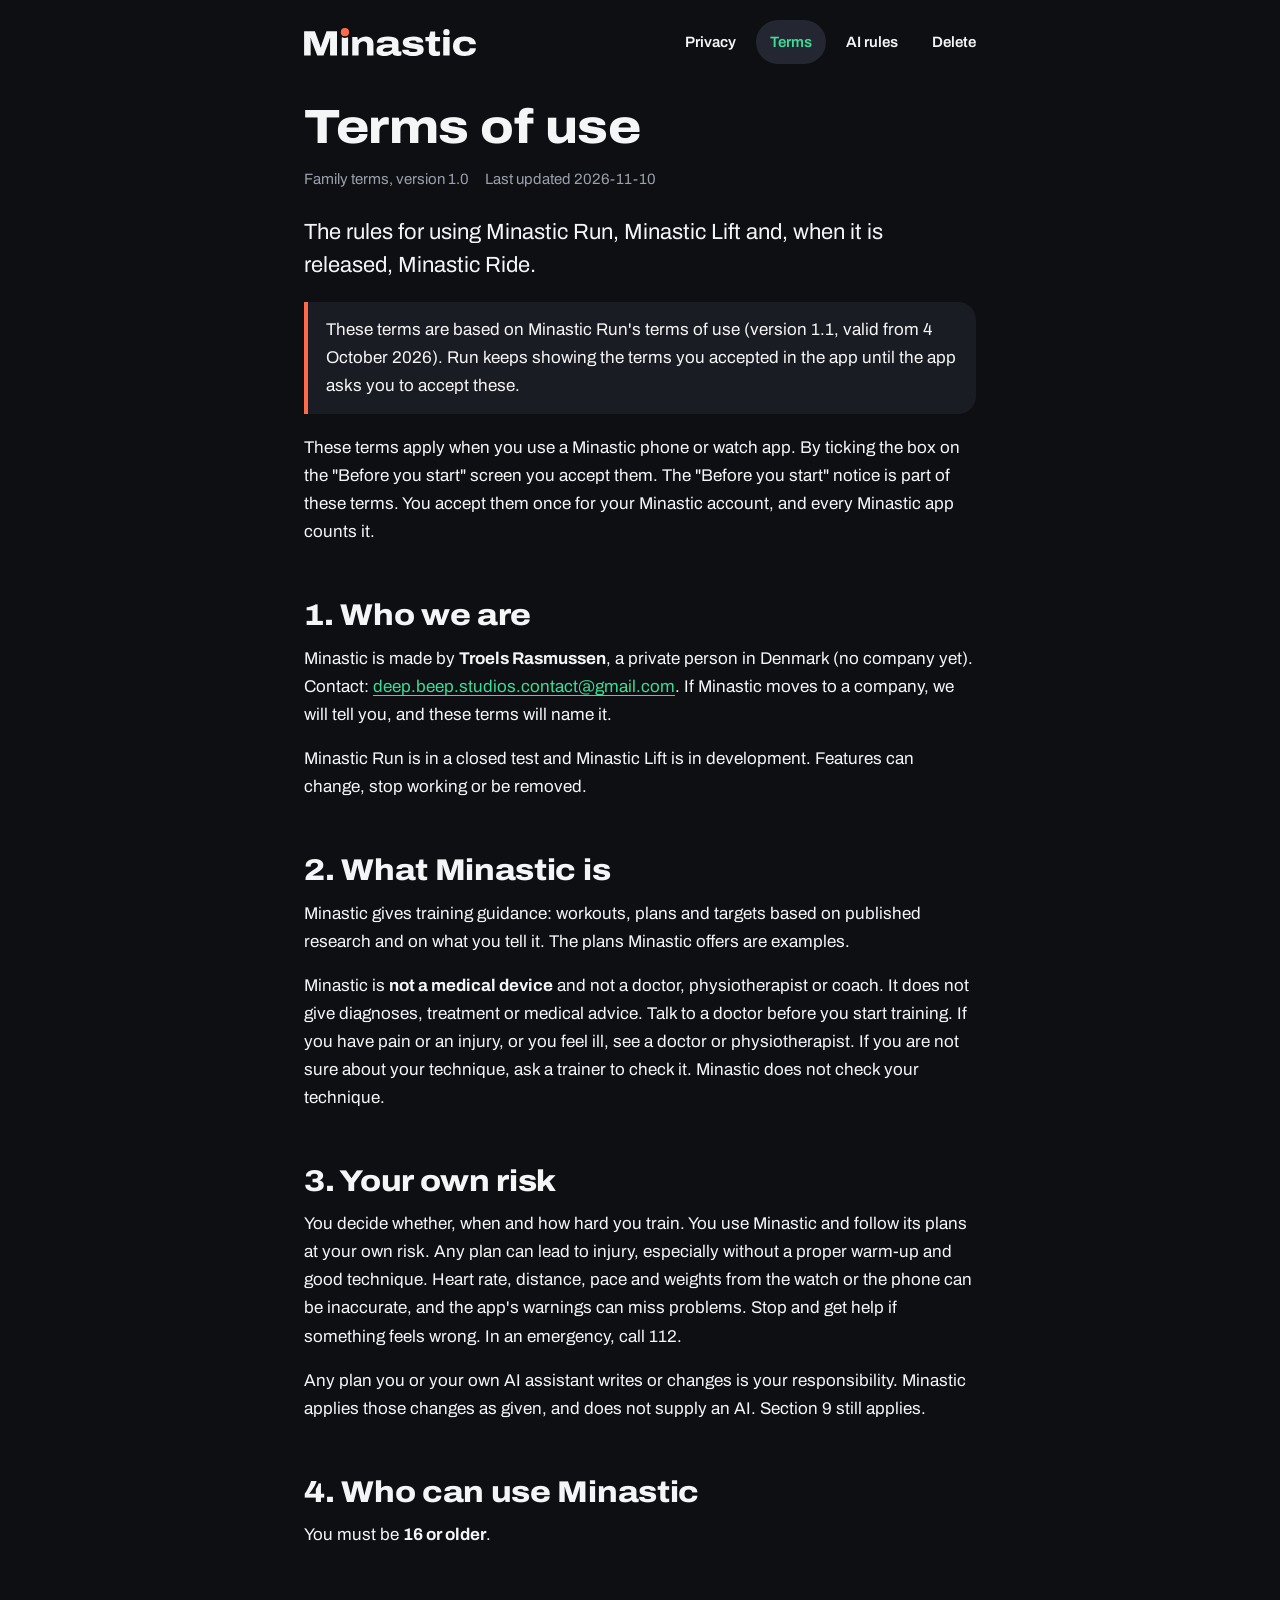
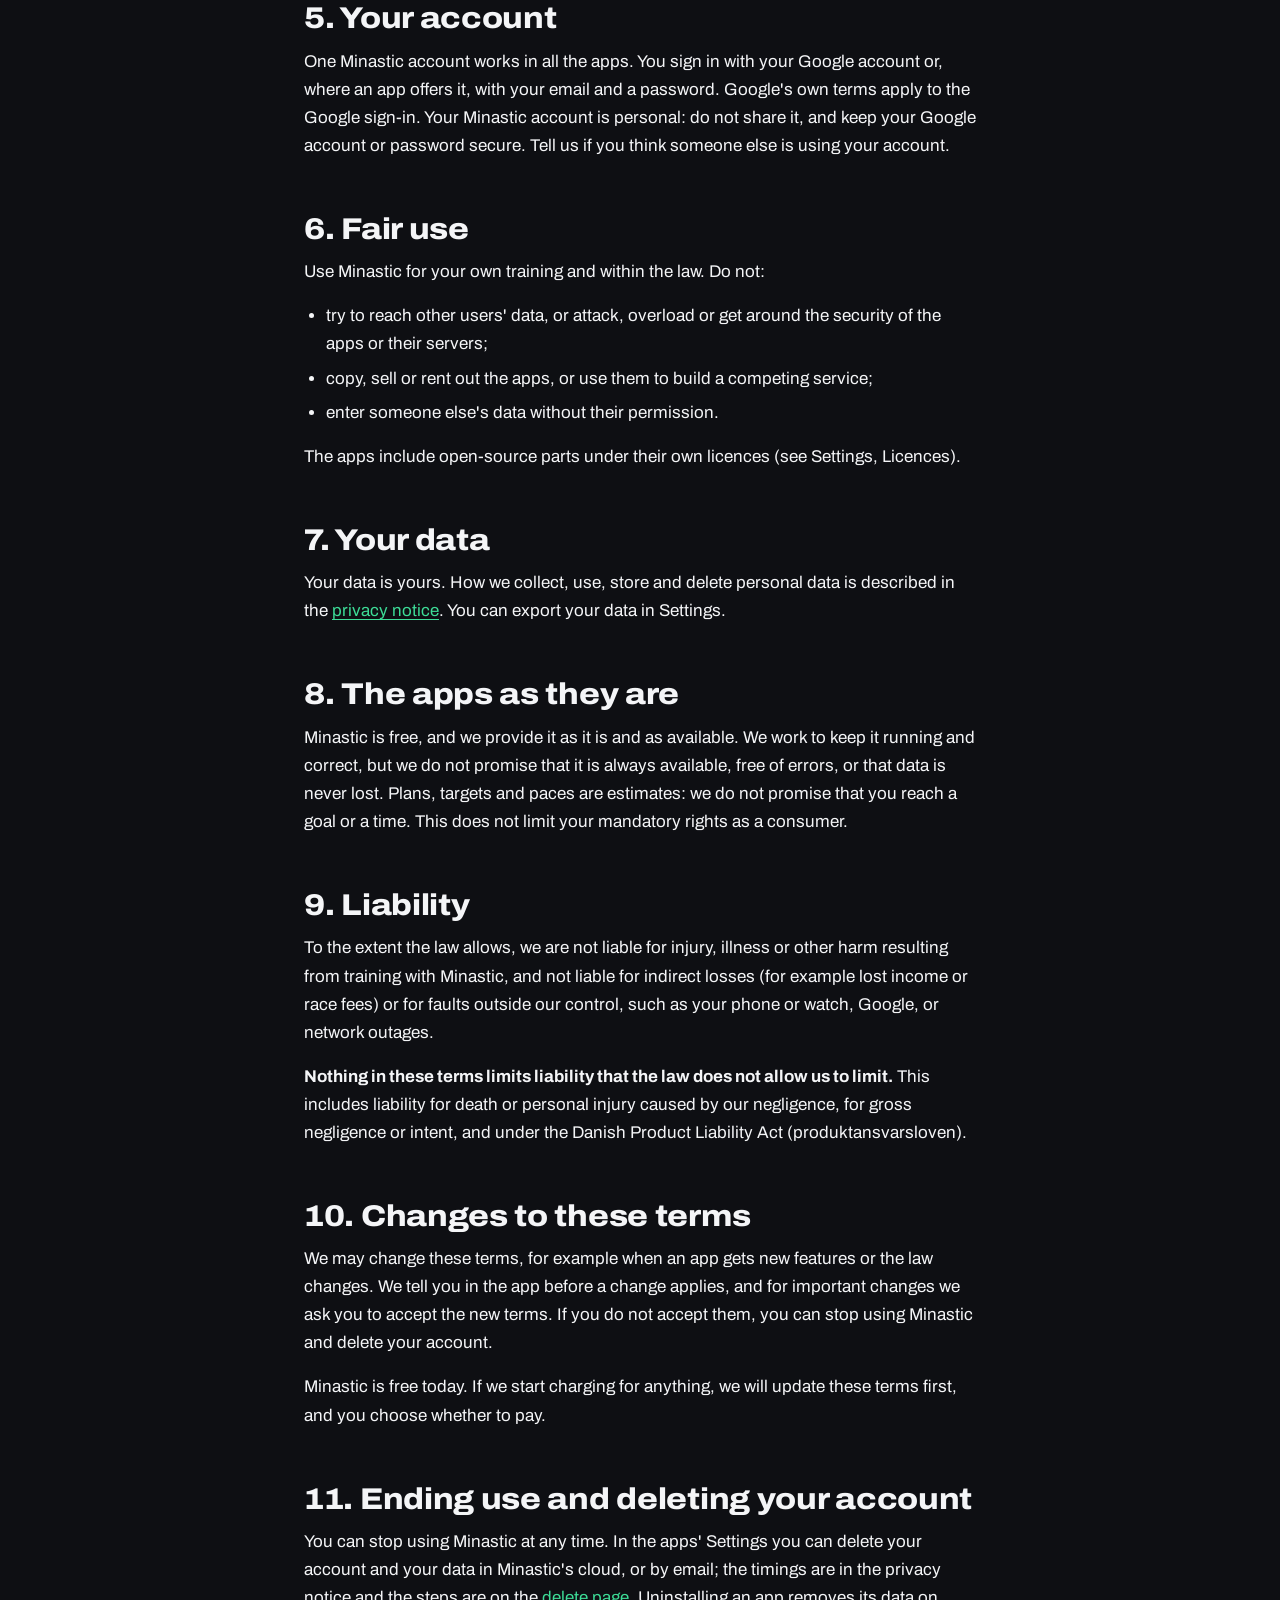
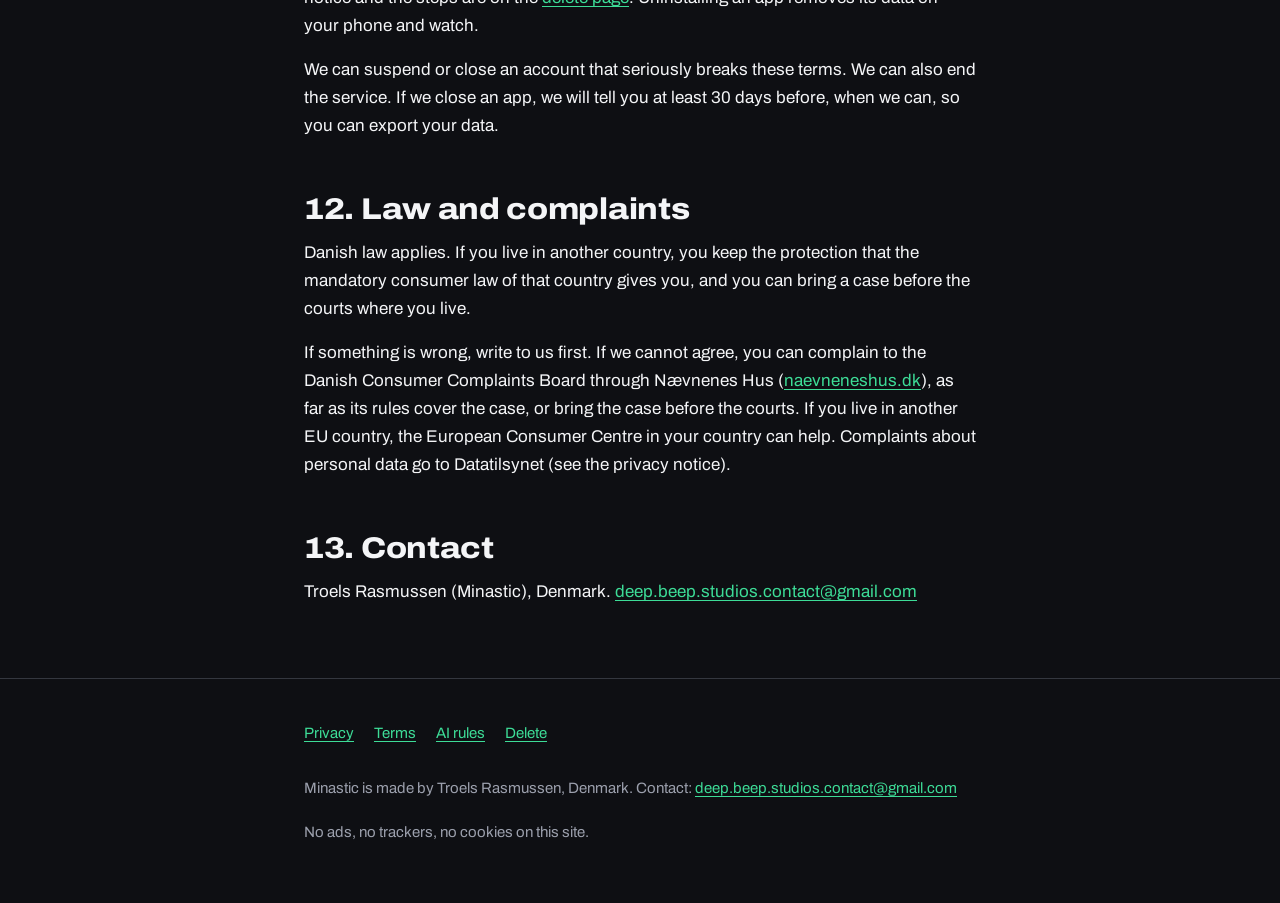
<file: terms/index.html>
<!doctype html>
<html lang="en">
<head>
<meta charset="utf-8">
<meta name="viewport" content="width=device-width, initial-scale=1">
<title>Terms of use | Minastic</title>
<meta name="description" content="The terms of use for the Minastic apps: not medical advice, training at your own risk, free to use, account rules.">
<meta name="theme-color" content="#0E0F13">
<link rel="canonical" href="https://trools.github.io/minastic-site/terms/">
<link rel="icon" type="image/svg+xml" href="../assets/logo/favicon.svg">
<link rel="stylesheet" href="../assets/fonts/archivo.css">
<link rel="stylesheet" href="../assets/style.css">
</head>
<body>
<a class="skip" href="#main">Skip to content</a>
<header class="site-header">
<div class="wrap">
<a class="brand" href=".././" aria-label="Minastic, home"><img src="../assets/logo/wordmark.svg" alt="Minastic" width="172" height="28"></a>
<nav aria-label="Main"><ul class="nav"><li><a href="../privacy/">Privacy</a></li><li><a href="../terms/" aria-current="page">Terms</a></li><li><a href="../ai/">AI rules</a></li><li><a href="../delete/">Delete</a></li></ul></nav>
</div>
</header>
<main id="main">

<div class="wrap">
<h1>Terms of use</h1>
<p class="meta"><span>Family terms, version 1.0</span><span>Last updated 2026-11-10</span></p>
<p class="lede">The rules for using Minastic Run, Minastic Lift and, when it is released, Minastic Ride.</p>
<div class="note">
<p>These terms are based on Minastic Run's terms of use (version 1.1, valid from 4 October 2026). Run keeps showing the terms you accepted in the app until the app asks you to accept these.</p>
</div>
<p>These terms apply when you use a Minastic phone or watch app. By ticking the box on the "Before you start" screen you accept them. The "Before you start" notice is part of these terms. You accept them once for your Minastic account, and every Minastic app counts it.</p>

<h2>1. Who we are</h2>
<p>Minastic is made by <strong>Troels Rasmussen</strong>, a private person in Denmark (no company yet). Contact: <a href="mailto:deep.beep.studios.contact@gmail.com">deep.beep.studios.contact@gmail.com</a>. If Minastic moves to a company, we will tell you, and these terms will name it.</p>
<p>Minastic Run is in a closed test and Minastic Lift is in development. Features can change, stop working or be removed.</p>

<h2>2. What Minastic is</h2>
<p>Minastic gives training guidance: workouts, plans and targets based on published research and on what you tell it. The plans Minastic offers are examples.</p>
<p>Minastic is <strong>not a medical device</strong> and not a doctor, physiotherapist or coach. It does not give diagnoses, treatment or medical advice. Talk to a doctor before you start training. If you have pain or an injury, or you feel ill, see a doctor or physiotherapist. If you are not sure about your technique, ask a trainer to check it. Minastic does not check your technique.</p>

<h2>3. Your own risk</h2>
<p>You decide whether, when and how hard you train. You use Minastic and follow its plans at your own risk. Any plan can lead to injury, especially without a proper warm-up and good technique. Heart rate, distance, pace and weights from the watch or the phone can be inaccurate, and the app's warnings can miss problems. Stop and get help if something feels wrong. In an emergency, call 112.</p>
<p>Any plan you or your own AI assistant writes or changes is your responsibility. Minastic applies those changes as given, and does not supply an AI. Section 9 still applies.</p>

<h2>4. Who can use Minastic</h2>
<p>You must be <strong>16 or older</strong>.</p>

<h2>5. Your account</h2>
<p>One Minastic account works in all the apps. You sign in with your Google account or, where an app offers it, with your email and a password. Google's own terms apply to the Google sign-in. Your Minastic account is personal: do not share it, and keep your Google account or password secure. Tell us if you think someone else is using your account.</p>

<h2>6. Fair use</h2>
<p>Use Minastic for your own training and within the law. Do not:</p>
<ul>
<li>try to reach other users' data, or attack, overload or get around the security of the apps or their servers;</li>
<li>copy, sell or rent out the apps, or use them to build a competing service;</li>
<li>enter someone else's data without their permission.</li>
</ul>
<p>The apps include open-source parts under their own licences (see Settings, Licences).</p>

<h2>7. Your data</h2>
<p>Your data is yours. How we collect, use, store and delete personal data is described in the <a href="../privacy/">privacy notice</a>. You can export your data in Settings.</p>

<h2>8. The apps as they are</h2>
<p>Minastic is free, and we provide it as it is and as available. We work to keep it running and correct, but we do not promise that it is always available, free of errors, or that data is never lost. Plans, targets and paces are estimates: we do not promise that you reach a goal or a time. This does not limit your mandatory rights as a consumer.</p>

<h2>9. Liability</h2>
<p>To the extent the law allows, we are not liable for injury, illness or other harm resulting from training with Minastic, and not liable for indirect losses (for example lost income or race fees) or for faults outside our control, such as your phone or watch, Google, or network outages.</p>
<p><strong>Nothing in these terms limits liability that the law does not allow us to limit.</strong> This includes liability for death or personal injury caused by our negligence, for gross negligence or intent, and under the Danish Product Liability Act (produktansvarsloven).</p>

<h2>10. Changes to these terms</h2>
<p>We may change these terms, for example when an app gets new features or the law changes. We tell you in the app before a change applies, and for important changes we ask you to accept the new terms. If you do not accept them, you can stop using Minastic and delete your account.</p>
<p>Minastic is free today. If we start charging for anything, we will update these terms first, and you choose whether to pay.</p>

<h2>11. Ending use and deleting your account</h2>
<p>You can stop using Minastic at any time. In the apps' Settings you can delete your account and your data in Minastic's cloud, or by email; the timings are in the privacy notice and the steps are on the <a href="../delete/">delete page</a>. Uninstalling an app removes its data on your phone and watch.</p>
<p>We can suspend or close an account that seriously breaks these terms. We can also end the service. If we close an app, we will tell you at least 30 days before, when we can, so you can export your data.</p>

<h2>12. Law and complaints</h2>
<p>Danish law applies. If you live in another country, you keep the protection that the mandatory consumer law of that country gives you, and you can bring a case before the courts where you live.</p>
<p>If something is wrong, write to us first. If we cannot agree, you can complain to the Danish Consumer Complaints Board through Nævnenes Hus (<a href="https://naevneneshus.dk">naevneneshus.dk</a>), as far as its rules cover the case, or bring the case before the courts. If you live in another EU country, the European Consumer Centre in your country can help. Complaints about personal data go to Datatilsynet (see the privacy notice).</p>

<h2>13. Contact</h2>
<p>Troels Rasmussen (Minastic), Denmark. <a href="mailto:deep.beep.studios.contact@gmail.com">deep.beep.studios.contact@gmail.com</a></p>
</div>

</main>
<footer class="site-footer">
<div class="wrap">
<ul><li><a href="../privacy/">Privacy</a></li><li><a href="../terms/" aria-current="page">Terms</a></li><li><a href="../ai/">AI rules</a></li><li><a href="../delete/">Delete</a></li></ul>
<p>Minastic is made by Troels Rasmussen, Denmark. Contact: <a href="mailto:deep.beep.studios.contact@gmail.com">deep.beep.studios.contact@gmail.com</a></p>
<p>No ads, no trackers, no cookies on this site.</p>
</div>
</footer>
</body>
</html>
</file>
<file: assets/fonts/archivo.css>
/* Archivo (SIL Open Font License 1.1), served from this site so no visitor data goes to Google. */
@font-face {
  font-family: 'Archivo';
  font-style: normal;
  font-weight: 400 900;
  font-stretch: 62% 125%;
  font-display: swap;
  src: url(../fonts/archivo-latin-ext.woff2) format('woff2');
  unicode-range: U+0100-02BA, U+02BD-02C5, U+02C7-02CC, U+02CE-02D7, U+02DD-02FF, U+0304, U+0308, U+0329, U+1D00-1DBF, U+1E00-1E9F, U+1EF2-1EFF, U+2020, U+20A0-20AB, U+20AD-20C4, U+2113, U+2C60-2C7F, U+A720-A7FF;
}
@font-face {
  font-family: 'Archivo';
  font-style: normal;
  font-weight: 400 900;
  font-stretch: 62% 125%;
  font-display: swap;
  src: url(../fonts/archivo-latin.woff2) format('woff2');
  unicode-range: U+0000-00FF, U+0131, U+0152-0153, U+02BB-02BC, U+02C6, U+02DA, U+02DC, U+0304, U+0308, U+0329, U+2000-206F, U+20AC, U+2122, U+2191, U+2193, U+2212, U+2215, U+FEFF, U+FFFD;
}
</file>
<file: assets/style.css>
/* Minastic family site. Night Track: dark ground, mint accent, Archivo. No JS, no build step. */
:root {
  --ground: #0E0F13;
  --surface: #1A1C23;
  --surface2: #242731;
  --line: #34373F;
  --text: #F4F5F7;
  --muted: #9CA0AD;
  --accent: #3DDC97;
  --coral: #FF6B4A;
  --radius: 28px;
  --radius-s: 18px;
  color-scheme: dark;
}

*, *::before, *::after { box-sizing: border-box; }

html {
  -webkit-text-size-adjust: 100%;
  scroll-padding-top: 16px;
}

body {
  margin: 0;
  background: var(--ground);
  color: var(--text);
  font-family: "Archivo", system-ui, -apple-system, "Segoe UI", Roboto, sans-serif;
  font-size: 17px;
  line-height: 1.65;
  overflow-wrap: break-word;
}

img { max-width: 100%; height: auto; }

a {
  color: var(--accent);
  text-underline-offset: 3px;
  text-decoration-thickness: 1px;
}
a:hover { text-decoration-thickness: 2px; }
a:focus-visible {
  outline: 3px solid var(--accent);
  outline-offset: 3px;
  border-radius: 6px;
}

.skip {
  position: absolute;
  left: 16px;
  top: -80px;
  background: var(--accent);
  color: var(--ground);
  padding: 10px 16px;
  border-radius: 999px;
  font-weight: 700;
  z-index: 10;
}
.skip:focus { top: 12px; }

.wrap {
  width: 100%;
  max-width: 720px;
  margin: 0 auto;
  padding: 0 16px;
}
.wrap.wide { max-width: 1040px; }

/* Header */
.site-header { padding: 20px 0 8px; }
.site-header .wrap {
  display: flex;
  flex-wrap: wrap;
  align-items: center;
  justify-content: space-between;
  gap: 8px 24px;
}
.brand { display: inline-flex; align-items: center; min-height: 44px; }
.brand img { display: block; height: 28px; width: auto; }
.nav { display: flex; flex-wrap: wrap; gap: 4px 6px; margin: 0 -14px; padding: 0; list-style: none; }
.nav li { margin: 0; }
.nav a {
  display: inline-flex;
  align-items: center;
  min-height: 44px;
  padding: 0 14px;
  border-radius: 999px;
  color: var(--text);
  text-decoration: none;
  font-weight: 600;
  font-size: 15px;
}
.nav a:hover { background: var(--surface2); }
.nav a[aria-current="page"] { background: var(--surface2); color: var(--accent); }

/* Type */
h1, h2, h3 {
  font-weight: 800;
  font-stretch: 112%;
  line-height: 1.15;
  letter-spacing: -0.01em;
  margin: 0;
}
h1 { font-size: clamp(32px, 7vw, 48px); margin: 28px 0 12px; }
h2 { font-size: clamp(23px, 4.5vw, 30px); margin: 52px 0 12px; }
h3 { font-size: 19px; margin: 32px 0 8px; font-stretch: 105%; }
p { margin: 0 0 16px; }
ul, ol { margin: 0 0 16px; padding-left: 22px; }
li { margin-bottom: 6px; }
strong { font-weight: 700; }
.lede { font-size: clamp(19px, 3.4vw, 22px); line-height: 1.5; max-width: 34em; }
.muted { color: var(--muted); }
.small { font-size: 15px; }
.meta {
  display: flex; flex-wrap: wrap; gap: 6px 16px;
  color: var(--muted); font-size: 15px; margin: 0 0 24px;
}

/* Cards and chips */
.card {
  background: var(--surface);
  border: 1px solid var(--line);
  border-radius: var(--radius);
  padding: 22px 20px;
  margin: 20px 0;
}
.card > :last-child { margin-bottom: 0; }
.card h2, .card h3 { margin-top: 0; }
.card.accent { border-color: var(--accent); }

.toc {
  display: flex; flex-wrap: wrap; gap: 8px;
  list-style: none; padding: 0; margin: 20px 0 0;
}
.toc li { margin: 0; }
.toc a {
  display: inline-flex; align-items: center; min-height: 44px;
  padding: 0 16px; border-radius: 999px;
  background: var(--surface); border: 1px solid var(--line);
  color: var(--text); text-decoration: none; font-size: 15px; font-weight: 600;
}
.toc a:hover { border-color: var(--accent); }

.pill {
  display: inline-flex; align-items: center; min-height: 28px;
  padding: 0 12px; border-radius: 999px;
  font-size: 13px; font-weight: 700;
  border: 1px solid var(--line); color: var(--muted);
}
.pill.live { color: var(--accent); border-color: var(--accent); }

/* Home */
.hero { padding: 16px 0 8px; }
.hero .mark { display: block; width: min(100%, 440px); height: auto; margin: 28px 0 24px; }
.apps { display: grid; grid-template-columns: 1fr; gap: 16px; margin: 28px 0 8px; padding: 0; list-style: none; }
.app {
  background: var(--surface); border: 1px solid var(--line);
  border-radius: var(--radius); padding: 22px 20px;
  display: flex; flex-direction: column; gap: 8px; margin: 0;
}
.app .icon {
  width: 64px; height: 64px; border-radius: 20px;
  background: var(--ground); border: 1px solid var(--line);
  display: grid; place-items: center; margin-bottom: 6px;
}
.app .icon img { width: 40px; height: 40px; display: block; }
.app .icon.text { color: var(--muted); font-weight: 800; font-stretch: 112%; font-size: 15px; }
.app h2, .app h3 { font-size: 24px; margin: 0; }
.app h2 span, .app h3 span { color: var(--accent); }
.app p { margin: 0; color: var(--muted); font-size: 16px; line-height: 1.55; }
.app .pill { align-self: flex-start; margin-top: 8px; }
.linkgrid { display: grid; grid-template-columns: 1fr; gap: 12px; margin: 16px 0 0; padding: 0; list-style: none; }
.linkgrid li { margin: 0; }
.linkgrid a {
  display: block; height: 100%; padding: 16px 20px;
  background: var(--surface); border: 1px solid var(--line);
  border-radius: var(--radius-s); text-decoration: none; color: var(--text);
}
.linkgrid a:hover { border-color: var(--accent); }
.linkgrid strong { display: block; color: var(--accent); }
.linkgrid span { color: var(--muted); font-size: 15px; line-height: 1.45; display: block; }

/* Tables: stack as cards on narrow screens, no sideways scroll */
table { width: 100%; border-collapse: collapse; font-size: 15px; margin: 8px 0 20px; }
th, td { text-align: left; vertical-align: top; padding: 12px 10px; border-bottom: 1px solid var(--line); }
th { color: var(--muted); font-weight: 700; font-size: 14px; }
@media (max-width: 719px) {
  table.stack, table.stack tbody, table.stack tr, table.stack td { display: block; width: 100%; }
  table.stack thead { position: absolute; left: -9999px; }
  table.stack tr {
    background: var(--surface); border: 1px solid var(--line);
    border-radius: var(--radius-s); padding: 6px 16px; margin-bottom: 12px;
  }
  table.stack td { border: 0; padding: 8px 0; }
  table.stack td::before {
    content: attr(data-label);
    display: block; color: var(--muted); font-size: 13px; font-weight: 700; margin-bottom: 2px;
  }
}

.app-section {
  margin-top: 56px; padding-top: 8px;
  border-top: 1px solid var(--line);
}
.app-section > h2 { margin-top: 32px; }
.app-section > h2 span { color: var(--accent); }

.note {
  border-left: 4px solid var(--coral);
  background: var(--surface);
  border-radius: 0 var(--radius-s) var(--radius-s) 0;
  padding: 14px 18px; margin: 20px 0;
}
.note > :last-child { margin-bottom: 0; }

/* Footer */
.site-footer { margin-top: 72px; padding: 32px 0 48px; border-top: 1px solid var(--line); color: var(--muted); font-size: 15px; }
.site-footer p { margin: 0 0 10px; }
.site-footer ul { display: flex; flex-wrap: wrap; gap: 0 20px; list-style: none; padding: 0; margin: 0 0 10px; }
.site-footer li { margin: 0; }
.site-footer a { display: inline-block; padding: 10px 0; }

@media (min-width: 720px) {
  .wrap { padding: 0 24px; }
  .apps { grid-template-columns: repeat(3, 1fr); }
  .linkgrid { grid-template-columns: repeat(2, 1fr); }
  .card { padding: 28px; }
}
@media (min-width: 1100px) {
  .linkgrid { grid-template-columns: repeat(4, 1fr); }
}

@media print {
  body { background: #fff; color: #000; }
  a { color: #000; }
}
</file>
